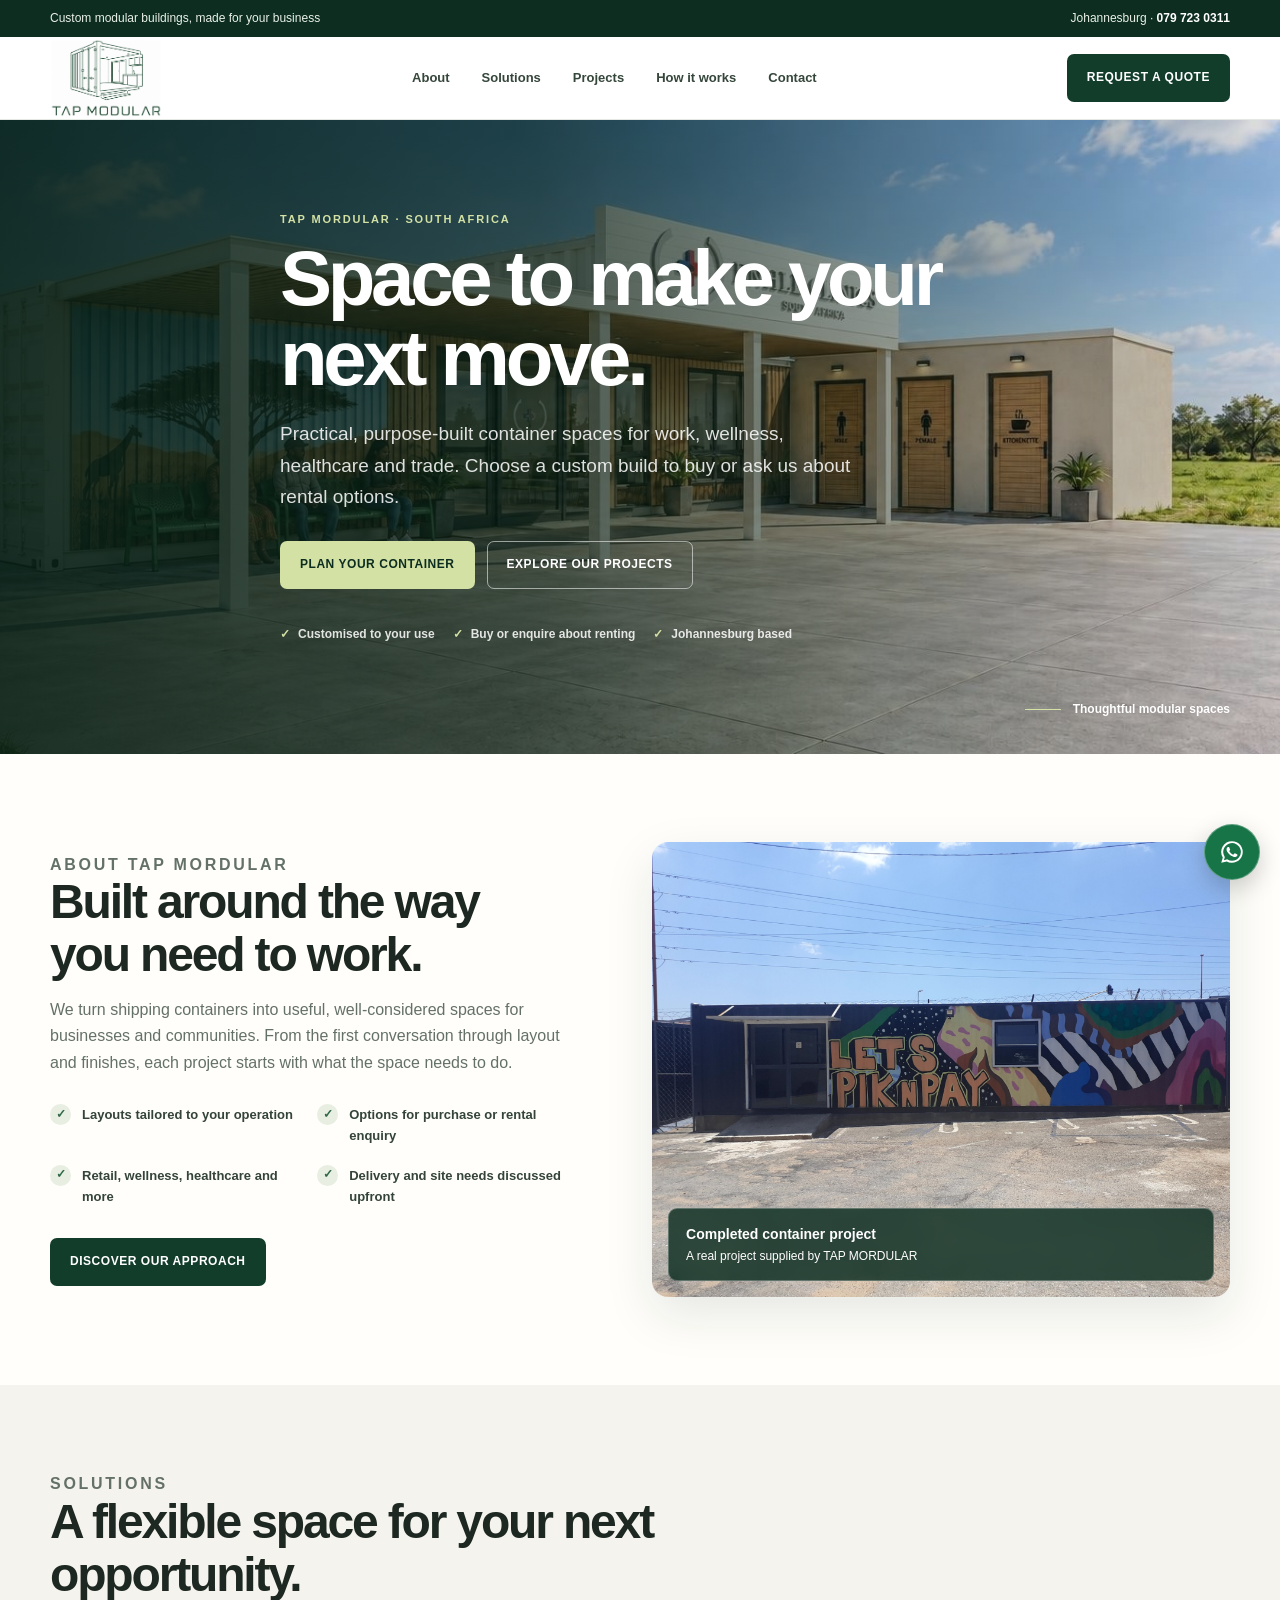
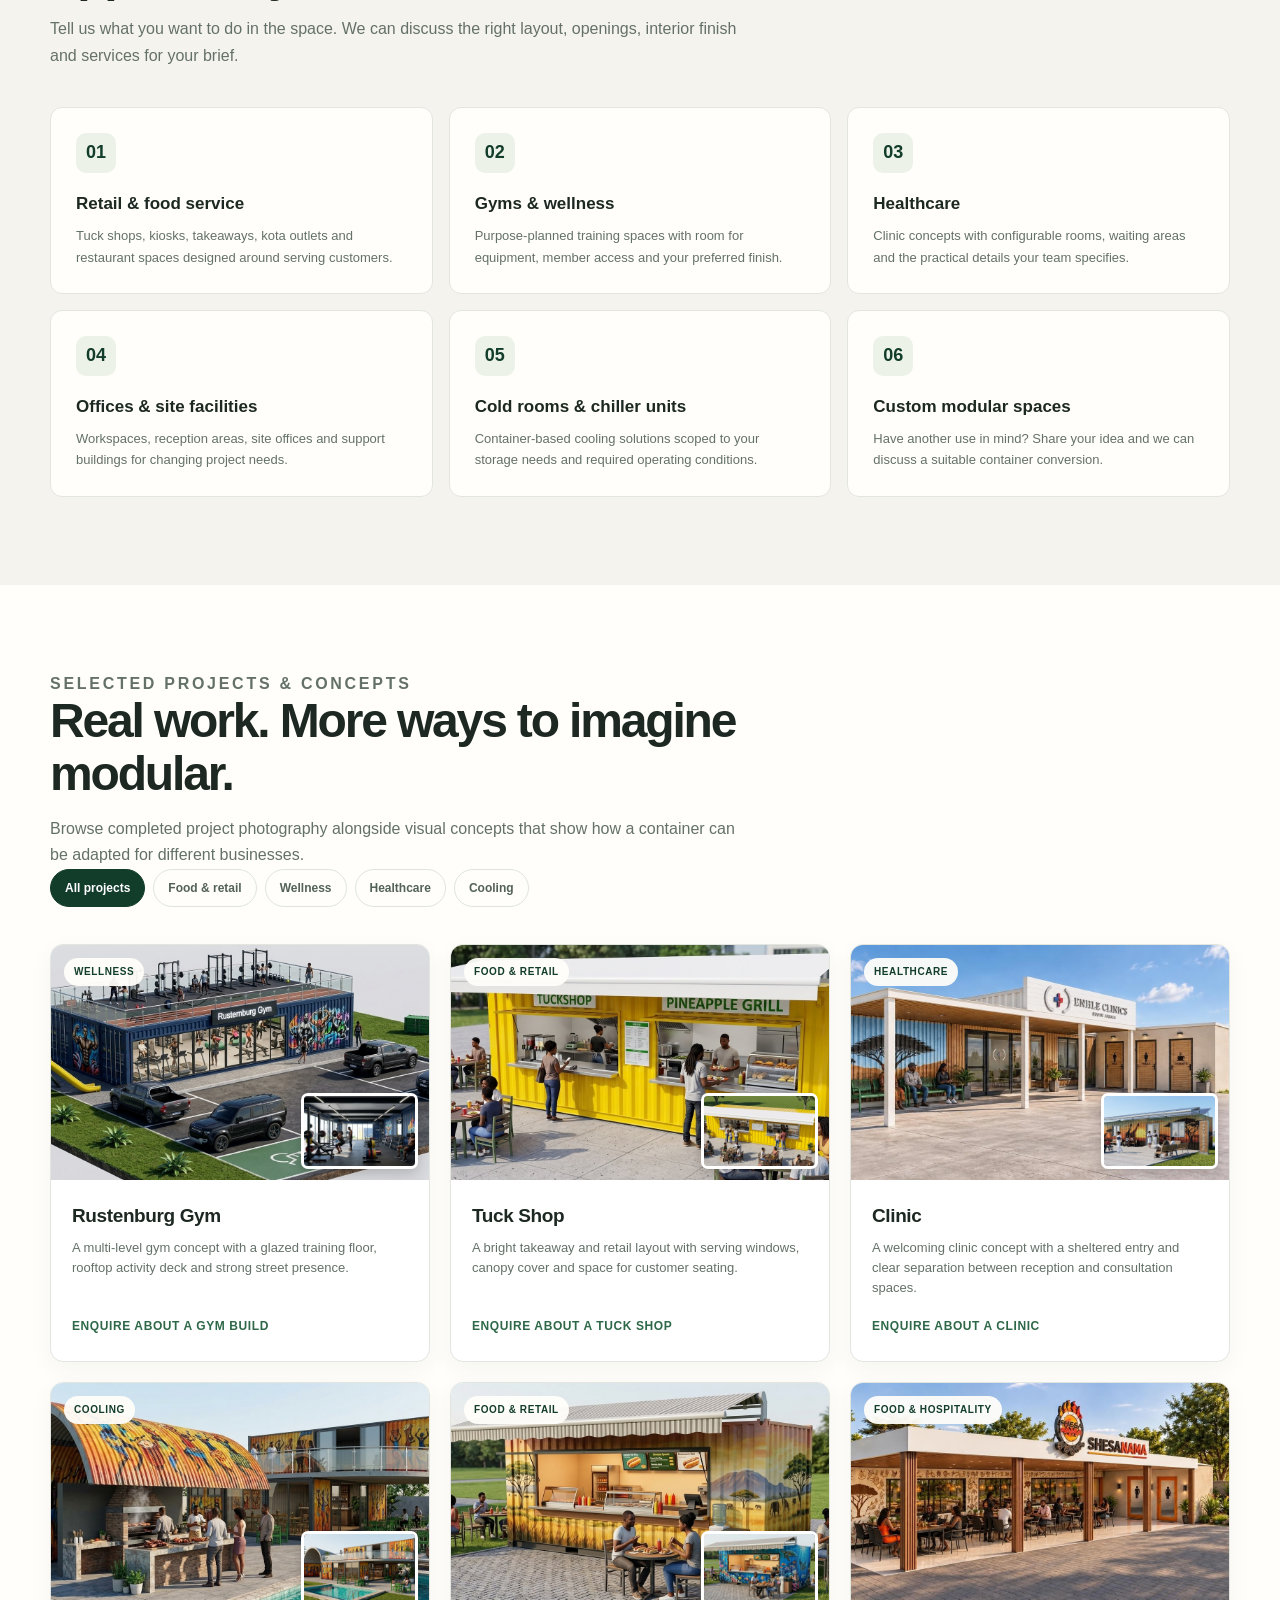
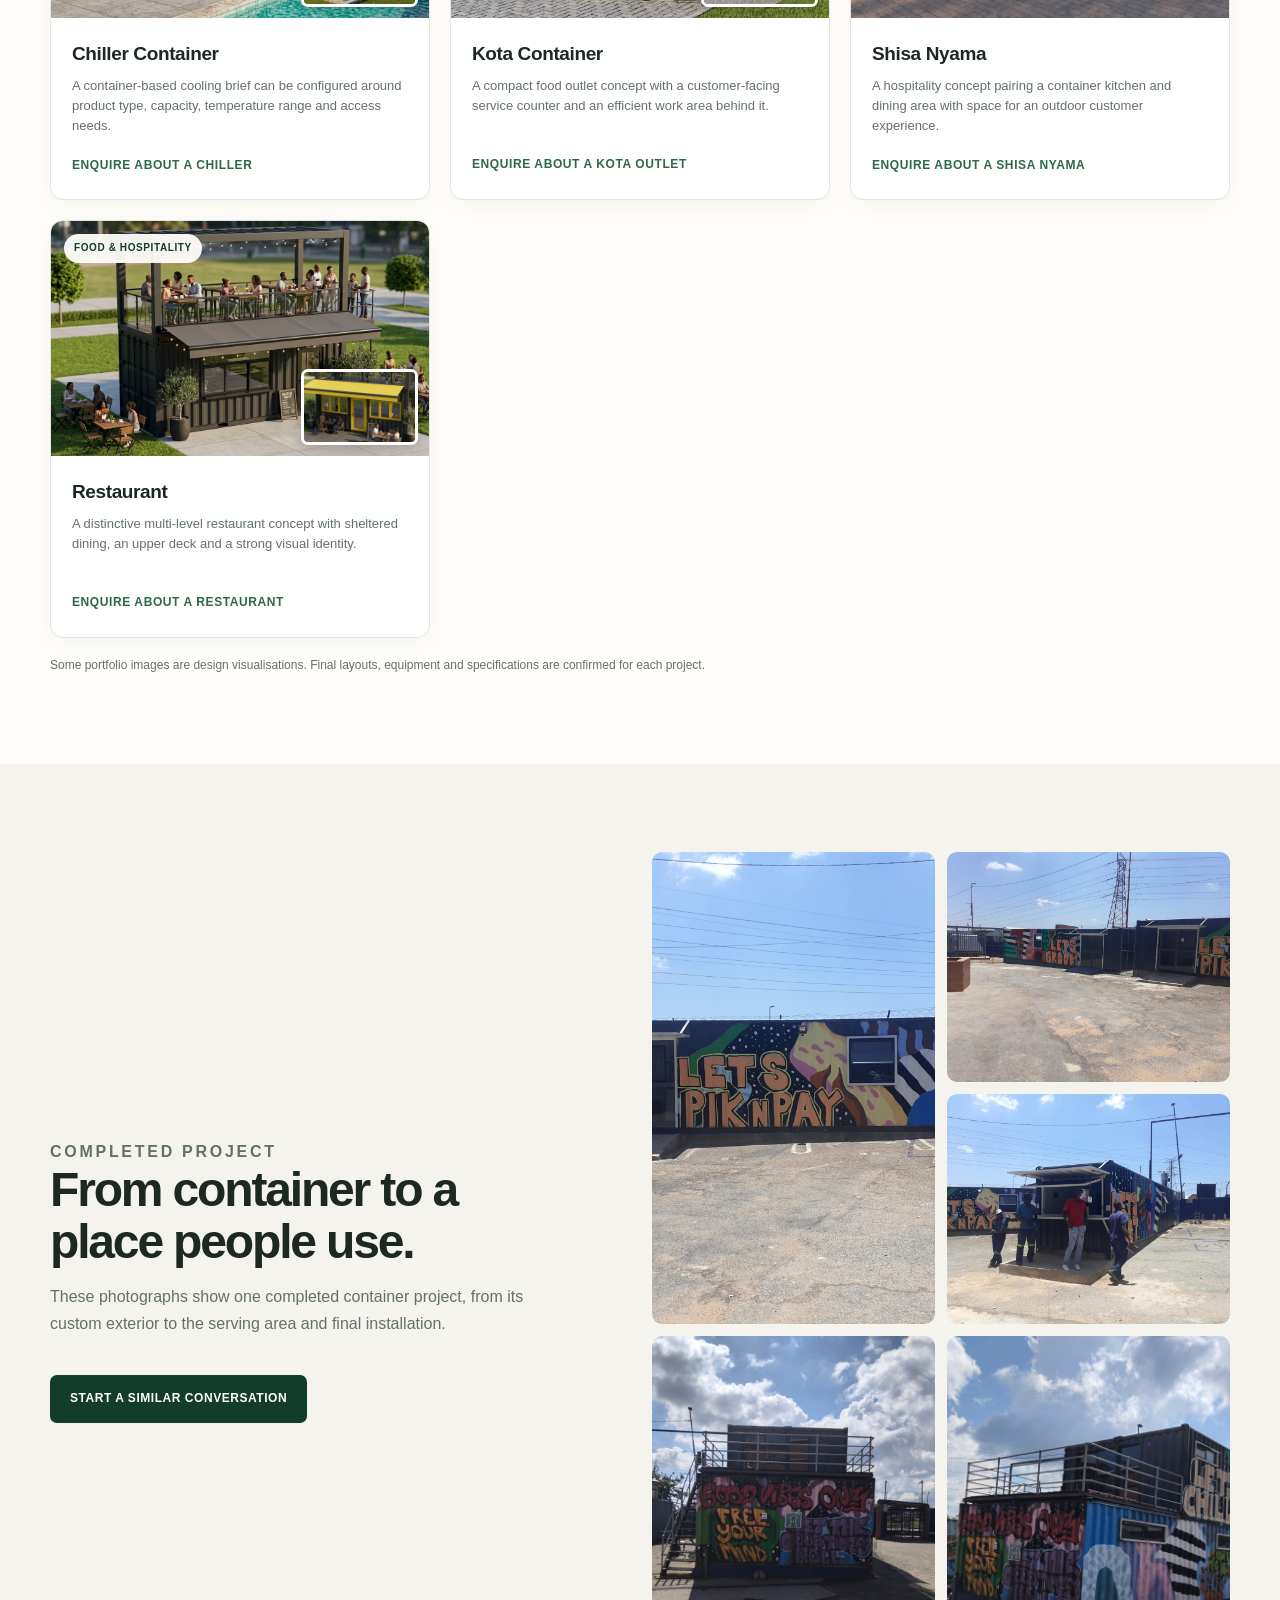
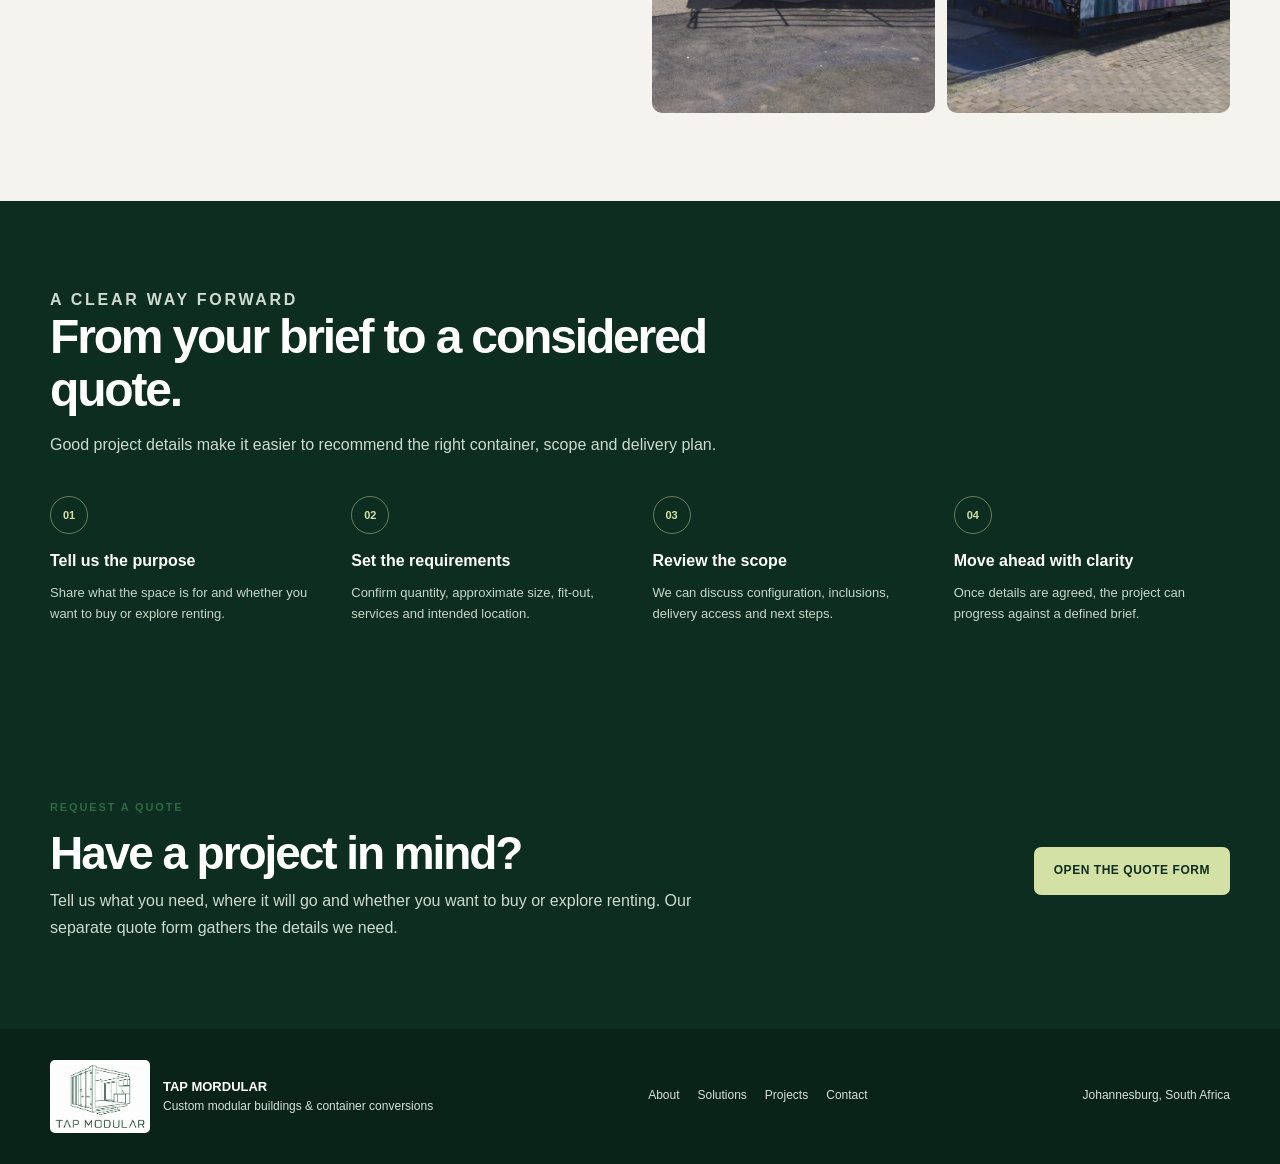
<file: index.html>
<!DOCTYPE html>
<html lang="en-ZA">
<head>
  <meta charset="UTF-8">
  <meta name="viewport" content="width=device-width, initial-scale=1">
  <meta name="theme-color" content="#123d2b">
  <link rel="icon" type="image/svg+xml" href="favicon.svg">
  <title>TAP MORDULAR | Custom Container Buildings to Buy or Rent</title>
  <meta name="description" content="Explore custom container buildings from TAP MORDULAR. We design modular spaces for gyms, clinics, retail, food service and more. Request a buying or rental quote in South Africa.">
  <style>
    :root {
      color-scheme: light;
      --forest: #123d2b;
      --forest-deep: #0c2d20;
      --leaf: #2e6848;
      --lime: #d3e1a4;
      --sand: #f5f3ed;
      --paper: #fffefa;
      --ink: #1c2821;
      --muted: #647168;
      --line: #e2e6df;
      --white: #fff;
      --shadow: 0 18px 50px rgba(13, 43, 29, .1);
      --radius: 16px;
      font-family: "Segoe UI", Arial, Helvetica, sans-serif;
      scroll-behavior: smooth;
      scroll-padding-top: 96px;
    }

    * { box-sizing: border-box; }
    body { margin: 0; color: var(--ink); background: var(--paper); line-height: 1.65; }
    body, button, input, select, textarea { font-family: "Segoe UI", Arial, Helvetica, sans-serif; }
    img { display: block; max-width: 100%; }
    a { color: inherit; text-decoration: none; }
    button, a, input, select, textarea { -webkit-tap-highlight-color: transparent; }
    button:focus-visible, a:focus-visible, input:focus-visible, select:focus-visible, textarea:focus-visible {
      outline: 3px solid #a7c871;
      outline-offset: 3px;
    }
    .wrap { width: min(1180px, calc(100% - 48px)); margin-inline: auto; }
    .topline { color: #eaf1e9; background: var(--forest-deep); font-size: 12px; }
    .topline .wrap { min-height: 37px; display: flex; justify-content: space-between; align-items: center; gap: 14px; }
    .topline a { color: #fff; font-weight: 700; }

    .site-header { position: sticky; inset-block-start: 0; z-index: 20; background: #fff; border-bottom: 1px solid rgba(226, 230, 223, .9); }
    .nav-row { min-height: 82px; display: flex; justify-content: space-between; align-items: center; gap: 28px; }
    .brand { display: inline-flex; align-items: center; gap: 11px; flex: 0 0 auto; }
    .brand-logo { width: 112px; height: auto; flex: 0 0 auto; background: #fff; object-fit: contain; }
    .main-nav { display: flex; align-items: center; gap: clamp(18px, 2.5vw, 34px); font-size: 13px; font-weight: 700; color: #35463b; }
    .main-nav a:hover { color: var(--leaf); }
    .nav-actions { display: flex; align-items: center; gap: 12px; }
    .menu-toggle { display: none; width: 44px; height: 44px; align-items: center; justify-content: center; border: 1px solid var(--line); border-radius: 10px; background: transparent; color: var(--forest); font-size: 22px; cursor: pointer; }

    .button { min-height: 48px; display: inline-flex; align-items: center; justify-content: center; gap: 10px; padding: 12px 19px; border: 1px solid transparent; border-radius: 7px; background: var(--forest); color: var(--white); font-size: 12px; font-weight: 800; letter-spacing: .045em; text-transform: uppercase; transition: background .2s ease, transform .2s ease, border-color .2s ease; cursor: pointer; }
    .button:hover { background: var(--forest-deep); transform: translateY(-1px); }
    .button-light { border-color: rgba(255,255,255,.55); background: transparent; color: #fff; }
    .button-light:hover { background: rgba(255,255,255,.12); }
    .button-lime { background: var(--lime); color: var(--forest-deep); }
    .button-lime:hover { background: #e3edc4; }

    .hero { position: relative; min-height: 620px; display: flex; align-items: center; overflow: hidden; color: #fff; background: var(--forest-deep) url("Assests/render-20260914_172028.jpg") center 48% / cover no-repeat; }
    .hero::before { position: absolute; inset: 0; content: ""; background: linear-gradient(90deg, rgba(7, 31, 20, .9) 0%, rgba(7, 31, 20, .72) 42%, rgba(7, 31, 20, .1) 100%); }
    .hero-content { position: relative; z-index: 1; padding-block: 92px 110px; max-width: 720px; }
    .eyebrow { margin: 0 0 12px; color: var(--leaf); font-size: 11px; font-weight: 900; letter-spacing: .17em; line-height: 1.4; text-transform: uppercase; }
    .hero .eyebrow { color: var(--lime); }
    h1, h2, h3, p { margin-block-start: 0; }
    h1 { max-width: 700px; margin-block-end: 20px; font-size: clamp(44px, 6.7vw, 78px); font-weight: 750; letter-spacing: -.055em; line-height: 1.02; }
    .hero-copy { max-width: 580px; margin-block-end: 28px; color: rgba(255,255,255,.86); font-size: clamp(16px, 2vw, 19px); }
    .hero-buttons { display: flex; flex-wrap: wrap; gap: 12px; }
    .hero-note { display: flex; gap: 18px; flex-wrap: wrap; margin-block-start: 36px; color: rgba(255,255,255,.86); font-size: 12px; font-weight: 700; }
    .hero-note span::before { content: "✓"; margin-inline-end: 8px; color: var(--lime); }
    .hero-stamp { position: absolute; z-index: 1; right: max(24px, calc((100vw - 1180px) / 2)); bottom: 35px; display: flex; align-items: center; gap: 12px; color: #fff; font-size: 12px; font-weight: 700; }
    .hero-stamp::before { width: 36px; height: 1px; content: ""; background: var(--lime); }

    .section { padding-block: 88px; }
    .section-tint { background: var(--sand); }
    .section-dark { color: #fff; background: var(--forest-deep); }
    .section-heading { max-width: 690px; margin-block-end: 38px; }
    .section-heading h2, .about-copy h2 { margin-block-end: 15px; font-size: clamp(32px, 4vw, 48px); letter-spacing: -.045em; line-height: 1.1; }
    .section-heading p, .about-copy p { margin-block-end: 0; color: var(--muted); font-size: 16px; }
    .section-dark .section-heading p { color: #cfdbd0; }

    .about-grid { display: grid; grid-template-columns: .94fr 1.06fr; align-items: center; gap: clamp(42px, 7vw, 90px); }
    .about-copy h2 { max-width: 540px; }
    .about-copy > p { max-width: 550px; }
    .proof-points { display: grid; grid-template-columns: 1fr 1fr; gap: 18px 22px; margin-block: 28px 30px; }
    .proof-point { display: flex; gap: 11px; color: #34443a; font-size: 13px; font-weight: 700; }
    .proof-point::before { flex: 0 0 21px; width: 21px; height: 21px; display: grid; place-items: center; border-radius: 50%; content: "✓"; background: #e8eee1; color: var(--leaf); font-size: 12px; }
    .about-image { position: relative; min-height: 455px; overflow: hidden; border-radius: var(--radius); box-shadow: var(--shadow); }
    .about-image img { width: 100%; height: 100%; min-height: 455px; object-fit: cover; }
    .image-caption { position: absolute; right: 16px; bottom: 16px; left: 16px; padding: 14px 17px; border: 1px solid rgba(255,255,255,.26); border-radius: 9px; background: rgba(12, 45, 32, .82); color: #fff; font-size: 12px; backdrop-filter: blur(8px); }
    .image-caption strong { display: block; font-size: 14px; }

    .services-grid { display: grid; grid-template-columns: repeat(3, 1fr); gap: 16px; }
    .service-card { min-height: 185px; padding: 25px; border: 1px solid var(--line); border-radius: 12px; background: var(--paper); transition: transform .2s ease, box-shadow .2s ease; }
    .service-card:hover { transform: translateY(-3px); box-shadow: var(--shadow); }
    .service-icon { width: 40px; height: 40px; display: grid; place-items: center; margin-block-end: 17px; border-radius: 10px; background: #edf2e8; color: var(--forest); font-size: 18px; font-weight: 800; }
    .service-card h3 { margin-block-end: 7px; font-size: 17px; }
    .service-card p { margin: 0; color: var(--muted); font-size: 13px; }

    .portfolio-heading { display: flex; align-items: end; justify-content: space-between; gap: 24px; }
    .portfolio-heading .section-heading { margin-block-end: 0; }
    .filters { display: flex; flex-wrap: wrap; gap: 8px; margin-block-end: 37px; }
    .filter-button { min-height: 38px; padding: 8px 14px; border: 1px solid #dfe5dc; border-radius: 99px; background: transparent; color: #536258; font-size: 12px; font-weight: 700; cursor: pointer; }
    .filter-button:hover, .filter-button[aria-pressed="true"] { border-color: var(--forest); background: var(--forest); color: #fff; }
    .project-grid { display: grid; grid-template-columns: repeat(3, 1fr); gap: 20px; }
    .project-card { overflow: hidden; border: 1px solid var(--line); border-radius: 13px; background: #fff; box-shadow: 0 7px 25px rgba(13,43,29,.045); }
    .project-card[hidden] { display: none; }
    .project-image { position: relative; height: 235px; overflow: hidden; background: #e8ece5; }
    .project-image img { width: 100%; height: 100%; object-fit: cover; transition: transform .45s ease; }
    .project-card:hover .project-image img { transform: scale(1.035); }
    .project-image .project-secondary { position: absolute; right: 11px; bottom: 11px; width: 31%; height: 76px; border: 3px solid #fff; border-radius: 7px; box-shadow: 0 4px 14px rgba(0,0,0,.2); }
    .project-tag { position: absolute; top: 13px; left: 13px; padding: 6px 10px; border-radius: 99px; background: rgba(255,254,250,.94); color: var(--forest); font-size: 10px; font-weight: 900; letter-spacing: .06em; text-transform: uppercase; }
    .project-details { padding: 20px 21px 22px; }
    .project-details h3 { margin-block-end: 7px; font-size: 19px; letter-spacing: -.02em; }
    .project-details p { min-height: 60px; margin-block-end: 14px; color: var(--muted); font-size: 13px; line-height: 1.55; }
    .project-link { color: var(--leaf); font-size: 12px; font-weight: 900; text-transform: uppercase; letter-spacing: .05em; }
    .project-link:hover { color: var(--forest-deep); }
    .portfolio-footnote { margin-block: 18px 0; color: var(--muted); font-size: 12px; }
    .completed-work { display: grid; grid-template-columns: 1fr 1fr; grid-template-rows: 230px 230px; gap: 12px; }
    .completed-work img { width: 100%; height: 100%; object-fit: cover; border-radius: 10px; }
    .completed-work img:first-child { grid-row: span 2; }

    .process-grid { display: grid; grid-template-columns: repeat(4, 1fr); gap: 25px; counter-reset: step; }
    .process-item { position: relative; padding-block-start: 52px; }
    .process-item::before { position: absolute; top: 0; left: 0; width: 36px; height: 36px; display: grid; place-items: center; border: 1px solid rgba(211,225,164,.45); border-radius: 50%; content: counter(step, decimal-leading-zero); counter-increment: step; color: var(--lime); font-size: 11px; font-weight: 900; }
    .process-item h3 { margin-block-end: 7px; font-size: 16px; }
    .process-item p { margin: 0; color: #c9d6cb; font-size: 13px; }

    .quote-layout { display: grid; grid-template-columns: .77fr 1.23fr; align-items: start; gap: clamp(34px, 6vw, 76px); }
    .quote-section { padding-top: 0; }
    .home-quote-cta { display: flex; align-items: center; justify-content: space-between; gap: 30px; }
    .home-quote-cta h2 { margin-block-end: 10px; font-size: clamp(32px, 4vw, 46px); letter-spacing: -.045em; line-height: 1.1; }
    .home-quote-cta p:last-child { max-width: 650px; margin: 0; color: #cfdbd0; }
    .quote-intro { position: sticky; top: 120px; }
    .quote-intro h2 { margin-block-end: 15px; font-size: clamp(34px, 4.5vw, 52px); letter-spacing: -.05em; line-height: 1.05; }
    .quote-intro > p { color: #c9d6cb; font-size: 15px; }
    .contact-details { display: grid; gap: 14px; margin-block-start: 28px; }
    .contact-details a, .contact-details address { color: #fff; font-size: 13px; font-style: normal; font-weight: 650; }
    .contact-label { display: block; margin-block-end: 2px; color: #a9bdad; font-size: 10px; font-weight: 800; letter-spacing: .11em; text-transform: uppercase; }
    .form-card { padding: clamp(22px, 4vw, 36px); border-radius: 14px; background: var(--paper); color: var(--ink); }
    .form-heading { margin-block-end: 22px; }
    .form-heading h3 { margin-block-end: 5px; font-size: 21px; }
    .form-heading p { margin: 0; color: var(--muted); font-size: 12px; }
    .form-grid { display: grid; grid-template-columns: 1fr 1fr; gap: 15px; }
    .field { display: grid; gap: 6px; }
    .field-full { grid-column: 1 / -1; }
    .field[hidden] { display: none; }
    .field label { color: #35443a; font-size: 11px; font-weight: 800; }
    .field input, .field select, .field textarea { width: 100%; min-height: 46px; padding: 11px 12px; border: 1px solid #dfe4dc; border-radius: 6px; background: #fff; color: var(--ink); font-size: 13px; }
    .field textarea { min-height: 105px; resize: vertical; }
    .field input::placeholder, .field textarea::placeholder { color: #929b93; }
    .form-help { grid-column: 1/-1; margin: -4px 0 0; color: var(--muted); font-size: 11px; }
    .form-grid .button { grid-column: 1 / -1; width: 100%; margin-block-start: 3px; }
    .form-status { min-height: 20px; margin: 0; color: var(--leaf); font-size: 12px; }

    .footer { padding-block: 31px; background: #092319; color: #d8e1d9; font-size: 12px; }
    .footer-row { display: flex; justify-content: space-between; align-items: center; gap: 18px; flex-wrap: wrap; }
    .footer-brand { display: flex; align-items: center; gap: 13px; }
    .footer-brand .brand-logo { width: 100px; height: auto; padding: 4px; border-radius: 5px; background: #fff; }
    .footer-brand strong { display: block; color: #fff; font-size: 13px; }
    .footer-links { display: flex; gap: 18px; flex-wrap: wrap; }
    .footer-links a:hover { color: var(--lime); }
    .whatsapp-float { position: fixed; right: 20px; bottom: 20px; z-index: 15; width: 56px; height: 56px; display: grid; place-items: center; border: 1px solid rgba(255,255,255,.3); border-radius: 50%; background: #167447; color: #fff; box-shadow: 0 8px 24px rgba(0,0,0,.2); }
    .whatsapp-float img { width: 26px; height: 26px; }
    .whatsapp-float:hover { background: #105a36; }

    @media (max-width: 960px) {
      .main-nav { gap: 15px; font-size: 12px; }
      .brand-logo { width: 100px; }
      .nav-actions .button { padding-inline: 13px; }
      .project-grid { grid-template-columns: repeat(2, 1fr); }
      .services-grid { grid-template-columns: repeat(2, 1fr); }
    }
    @media (max-width: 850px) {
      :root { scroll-padding-top: 76px; }
      .wrap { width: min(100% - 36px, 600px); }
      .topline .wrap { min-height: 35px; justify-content: center; text-align: center; }
      .topline span:first-child { display: none; }
      .nav-row { min-height: 70px; gap: 10px; }
      .brand-logo { width: 92px; }
      .menu-toggle { display: inline-flex; order: 3; }
      .nav-actions { margin-inline-start: auto; }
      .nav-actions .button { min-height: 42px; padding: 9px 12px; font-size: 10px; }
      .main-nav { position: absolute; top: calc(100% + 1px); right: 0; left: 0; display: none; align-items: stretch; gap: 0; padding: 8px 18px 16px; border-bottom: 1px solid var(--line); background: var(--paper); box-shadow: 0 12px 20px rgba(13,43,29,.08); }
      .main-nav.is-open { width: 100%; display: flex; flex-flow: column nowrap; align-items: stretch; justify-content: flex-start; }
      .main-nav a { width: 100%; display: block; padding: 12px 0; border-bottom: 1px solid #edf0ea; text-align: left; }
      .main-nav a:last-child { border-bottom: 0; }
      .hero { min-height: 590px; background-position: 55% center; }
      .hero::before { background: linear-gradient(90deg, rgba(7,31,20,.88), rgba(7,31,20,.58)); }
      .hero-content { padding-block: 76px 95px; }
      .hero-stamp { right: 18px; bottom: 22px; }
      .section { padding-block: 66px; }
      .about-grid, .quote-layout { grid-template-columns: 1fr; }
      .home-quote-cta { align-items: flex-start; flex-direction: column; }
      .about-grid { gap: 34px; }
      .about-image, .about-image img { min-height: 340px; }
      .proof-points { gap: 14px; }
      .portfolio-heading { display: block; }
      .filters { margin-block-start: 23px; margin-block-end: 27px; }
      .project-image { height: 205px; }
      .project-details p { min-height: 0; }
      .process-grid { grid-template-columns: repeat(2, 1fr); gap: 28px 20px; }
      .quote-intro { position: static; }
      .quote-layout { gap: 32px; }
      .completed-work { grid-template-rows: 175px 175px; }
    }
    @media (max-width: 520px) {
      .wrap { width: calc(100% - 32px); }
      .nav-actions .button { min-height: 40px; padding-inline: 10px; letter-spacing: 0; }
      .menu-toggle { width: 40px; height: 40px; }
      .brand-logo { width: 88px; }
      .hero { min-height: 570px; }
      h1 { font-size: clamp(42px, 12vw, 58px); }
      .hero-buttons .button { width: 100%; }
      .hero-note { gap: 10px 16px; }
      .services-grid, .project-grid { grid-template-columns: 1fr; }
      .service-card { min-height: auto; }
      .project-image { height: 230px; }
      .proof-points { grid-template-columns: 1fr; }
      .completed-work { grid-template-rows: 180px 140px 140px; grid-template-columns: 1fr 1fr; }
      .completed-work img:first-child { grid-column: 1/-1; grid-row: auto; }
      .process-grid { grid-template-columns: 1fr 1fr; }
      .form-grid { grid-template-columns: 1fr; }
      .field-full, .form-help, .form-grid .button { grid-column: auto; }
      .footer-row { align-items: flex-start; }
      .footer-brand .brand-logo { width: 80px; }
      .footer-links { gap: 13px; }
      .whatsapp-float { right: 12px; bottom: 12px; width: 50px; height: 50px; }
    }
    @media (prefers-reduced-motion: reduce) {
      *, *::before, *::after { scroll-behavior: auto !important; transition-duration: .01ms !important; }
    }
  </style>
</head>
<body>
  <div class="topline">
    <div class="wrap">
      <span>Custom modular buildings, made for your business</span>
      <span>Johannesburg · <a href="tel:+27797230311">079 723 0311</a></span>
    </div>
  </div>
  <header class="site-header">
    <div class="wrap nav-row">
      <a class="brand" href="index.html" aria-label="TAP MORDULAR home">
        <img class="brand-logo" src="tap-modular-logo.jpg" alt="TAP MORDULAR company logo">
      </a>
      <nav class="main-nav" id="main-navigation" aria-label="Main navigation">
        <a href="about.html">About</a>
        <a href="solutions.html">Solutions</a>
        <a href="projects.html">Projects</a>
        <a href="how-it-works.html">How it works</a>
        <a href="contact.html">Contact</a>
      </nav>
      <div class="nav-actions">
        <a class="button" href="quote.html">Request a quote</a>
      </div>
      <button class="menu-toggle" type="button" aria-label="Open navigation menu" aria-controls="main-navigation" aria-expanded="false">☰</button>
    </div>
  </header>

  <main>
    <section class="hero" id="home">
      <div class="wrap hero-content">
        <p class="eyebrow">TAP MORDULAR · South Africa</p>
        <h1>Space to make your next move.</h1>
        <p class="hero-copy">Practical, purpose-built container spaces for work, wellness, healthcare and trade. Choose a custom build to buy or ask us about rental options.</p>
        <div class="hero-buttons">
          <a class="button button-lime" href="quote.html">Plan your container</a>
          <a class="button button-light" href="projects.html">Explore our projects</a>
        </div>
        <div class="hero-note">
          <span>Customised to your use</span>
          <span>Buy or enquire about renting</span>
          <span>Johannesburg based</span>
        </div>
      </div>
      <div class="hero-stamp">Thoughtful modular spaces</div>
    </section>

    <section class="section" id="about">
      <div class="wrap about-grid">
        <div class="about-copy">
          <p class="eyebrow">About TAP MORDULAR</p>
          <h2>Built around the way you need to work.</h2>
          <p>We turn shipping containers into useful, well-considered spaces for businesses and communities. From the first conversation through layout and finishes, each project starts with what the space needs to do.</p>
          <div class="proof-points">
            <div class="proof-point">Layouts tailored to your operation</div>
            <div class="proof-point">Options for purchase or rental enquiry</div>
            <div class="proof-point">Retail, wellness, healthcare and more</div>
            <div class="proof-point">Delivery and site needs discussed upfront</div>
          </div>
          <a class="button" href="about.html">Discover our approach</a>
        </div>
        <div class="about-image">
          <img src="completed-container-project.jpg" alt="Completed modular container project with custom exterior artwork" loading="lazy">
          <div class="image-caption"><strong>Completed container project</strong>A real project supplied by TAP MORDULAR</div>
        </div>
      </div>
    </section>

    <section class="section section-tint" id="solutions">
      <div class="wrap">
        <div class="section-heading">
          <p class="eyebrow">Solutions</p>
          <h2>A flexible space for your next opportunity.</h2>
          <p>Tell us what you want to do in the space. We can discuss the right layout, openings, interior finish and services for your brief.</p>
        </div>
        <div class="services-grid">
          <article class="service-card"><div class="service-icon" aria-hidden="true">01</div><h3>Retail &amp; food service</h3><p>Tuck shops, kiosks, takeaways, kota outlets and restaurant spaces designed around serving customers.</p></article>
          <article class="service-card"><div class="service-icon" aria-hidden="true">02</div><h3>Gyms &amp; wellness</h3><p>Purpose-planned training spaces with room for equipment, member access and your preferred finish.</p></article>
          <article class="service-card"><div class="service-icon" aria-hidden="true">03</div><h3>Healthcare</h3><p>Clinic concepts with configurable rooms, waiting areas and the practical details your team specifies.</p></article>
          <article class="service-card"><div class="service-icon" aria-hidden="true">04</div><h3>Offices &amp; site facilities</h3><p>Workspaces, reception areas, site offices and support buildings for changing project needs.</p></article>
          <article class="service-card"><div class="service-icon" aria-hidden="true">05</div><h3>Cold rooms &amp; chiller units</h3><p>Container-based cooling solutions scoped to your storage needs and required operating conditions.</p></article>
          <article class="service-card"><div class="service-icon" aria-hidden="true">06</div><h3>Custom modular spaces</h3><p>Have another use in mind? Share your idea and we can discuss a suitable container conversion.</p></article>
        </div>
      </div>
    </section>

    <section class="section" id="projects">
      <div class="wrap">
        <div class="portfolio-heading">
          <div class="section-heading">
            <p class="eyebrow">Selected projects &amp; concepts</p>
            <h2>Real work. More ways to imagine modular.</h2>
            <p>Browse completed project photography alongside visual concepts that show how a container can be adapted for different businesses.</p>
          </div>
        </div>
        <div class="filters" role="group" aria-label="Filter projects">
          <button class="filter-button" type="button" data-filter="all" aria-pressed="true">All projects</button>
          <button class="filter-button" type="button" data-filter="food" aria-pressed="false">Food &amp; retail</button>
          <button class="filter-button" type="button" data-filter="wellness" aria-pressed="false">Wellness</button>
          <button class="filter-button" type="button" data-filter="health" aria-pressed="false">Healthcare</button>
          <button class="filter-button" type="button" data-filter="cooling" aria-pressed="false">Cooling</button>
        </div>
        <div class="project-grid" id="project-grid">
          <article class="project-card" data-category="wellness">
            <div class="project-image"><img src="Assests/rusternburg gym 2.jpg" alt="Exterior concept for a Rustenburg modular gym with rooftop training area" loading="lazy"><img class="project-secondary" src="Assests/Rusternburg gym 1.jpg" alt="Interior gym layout concept with training equipment" loading="lazy"><span class="project-tag">Wellness</span></div>
            <div class="project-details"><h3>Rustenburg Gym</h3><p>A multi-level gym concept with a glazed training floor, rooftop activity deck and strong street presence.</p><a class="project-link" href="quote.html?project=Gym%20%2F%20wellness" data-project-type="Gym / wellness">Enquire about a gym build</a></div>
          </article>
          <article class="project-card" data-category="food">
            <div class="project-image"><img src="Assests/Tuck shop 2.jpg" alt="Yellow container tuck shop concept with service counters and customer seating" loading="lazy"><img class="project-secondary" src="Assests/tuckshop 1.jpg" alt="Second view of a container tuck shop and customer counter" loading="lazy"><span class="project-tag">Food &amp; retail</span></div>
            <div class="project-details"><h3>Tuck Shop</h3><p>A bright takeaway and retail layout with serving windows, canopy cover and space for customer seating.</p><a class="project-link" href="quote.html?project=Tuck%20shop%20%2F%20retail" data-project-type="Tuck shop / retail">Enquire about a tuck shop</a></div>
          </article>
          <article class="project-card" data-category="health">
            <div class="project-image"><img src="Assests/render-20260914_172028.jpg" alt="Modular clinic concept with covered entrance and welcoming waiting area" loading="lazy"><img class="project-secondary" src="Assests/render-20260908_223243.jpg" alt="Additional clinic concept showing modular healthcare facilities" loading="lazy"><span class="project-tag">Healthcare</span></div>
            <div class="project-details"><h3>Clinic</h3><p>A welcoming clinic concept with a sheltered entry and clear separation between reception and consultation spaces.</p><a class="project-link" href="quote.html?project=Clinic%20%2F%20healthcare" data-project-type="Clinic / healthcare">Enquire about a clinic</a></div>
          </article>
          <article class="project-card" data-category="cooling">
            <div class="project-image"><img src="Assests/render-20260909_210150.jpg.jpg" alt="Container concept supplied for the chiller project" loading="lazy"><img class="project-secondary" src="Assests/render-20260909_205859.jpg" alt="Alternate view supplied for the chiller container project" loading="lazy"><span class="project-tag">Cooling</span></div>
            <div class="project-details"><h3>Chiller Container</h3><p>A container-based cooling brief can be configured around product type, capacity, temperature range and access needs.</p><a class="project-link" href="quote.html?project=Chiller%20%2F%20cold%20storage" data-project-type="Chiller / cold storage">Enquire about a chiller</a></div>
          </article>
          <article class="project-card" data-category="food">
            <div class="project-image"><img src="Assests/render-20260908_174900.jpg" alt="Container-based kota outlet concept with dedicated customer service opening" loading="lazy"><img class="project-secondary" src="Assests/render-20260908_175126.jpg" alt="Second view of a container kota outlet concept" loading="lazy"><span class="project-tag">Food &amp; retail</span></div>
            <div class="project-details"><h3>Kota Container</h3><p>A compact food outlet concept with a customer-facing service counter and an efficient work area behind it.</p><a class="project-link" href="quote.html?project=Kota%20%2F%20takeaway%20outlet" data-project-type="Kota / takeaway outlet">Enquire about a kota outlet</a></div>
          </article>
          <article class="project-card" data-category="food">
            <div class="project-image"><img src="Assests/bbaf3a1c-5eac-4e81-9e2d-7e6bc09a01a6-1794557081299-0.jpg" alt="Shisa nyama container restaurant concept with covered outdoor dining" loading="lazy"><span class="project-tag">Food &amp; hospitality</span></div>
            <div class="project-details"><h3>Shisa Nyama</h3><p>A hospitality concept pairing a container kitchen and dining area with space for an outdoor customer experience.</p><a class="project-link" href="quote.html?project=Shisa%20nyama%20%2F%20restaurant" data-project-type="Shisa nyama / restaurant">Enquire about a shisa nyama</a></div>
          </article>
          <article class="project-card" data-category="food">
            <div class="project-image"><img src="Assests/Porche 2.jpg" alt="Two-storey modular restaurant concept with covered dining and upper-level seating" loading="lazy"><img class="project-secondary" src="Assests/Porche 3.jpg" alt="Alternate view of a two-storey container restaurant with outdoor seating" loading="lazy"><span class="project-tag">Food &amp; hospitality</span></div>
            <div class="project-details"><h3>Restaurant</h3><p>A distinctive multi-level restaurant concept with sheltered dining, an upper deck and a strong visual identity.</p><a class="project-link" href="quote.html?project=Shisa%20nyama%20%2F%20restaurant" data-project-type="Shisa nyama / restaurant">Enquire about a restaurant</a></div>
          </article>
        </div>
        <p class="portfolio-footnote">Some portfolio images are design visualisations. Final layouts, equipment and specifications are confirmed for each project.</p>
      </div>
    </section>

    <section class="section section-tint">
      <div class="wrap about-grid">
        <div>
          <div class="section-heading">
            <p class="eyebrow">Completed project</p>
            <h2>From container to a place people use.</h2>
            <p>These photographs show one completed container project, from its custom exterior to the serving area and final installation.</p>
          </div>
          <a class="button" href="quote.html">Start a similar conversation</a>
        </div>
        <div class="completed-work" aria-label="Photographs of one completed container project">
          <img src="completed-container-project.jpg" alt="Completed container project exterior with colourful custom artwork" loading="lazy">
          <img src="Assests/20201202_120141.jpg" alt="Completed project container from the front" loading="lazy">
          <img src="Assests/20201202_120206.jpg" alt="Completed project container serving counter and canopy" loading="lazy">
          <img src="Assests/IMG_20260504_114641.jpg" alt="Completed project container side view" loading="lazy">
          <img src="Assests/IMG_20260504_114659.jpg" alt="Completed project container with custom exterior artwork" loading="lazy">
        </div>
      </div>
    </section>

    <section class="section section-dark" id="process">
      <div class="wrap">
        <div class="section-heading">
          <p class="eyebrow">A clear way forward</p>
          <h2>From your brief to a considered quote.</h2>
          <p>Good project details make it easier to recommend the right container, scope and delivery plan.</p>
        </div>
        <div class="process-grid">
          <article class="process-item"><h3>Tell us the purpose</h3><p>Share what the space is for and whether you want to buy or explore renting.</p></article>
          <article class="process-item"><h3>Set the requirements</h3><p>Confirm quantity, approximate size, fit-out, services and intended location.</p></article>
          <article class="process-item"><h3>Review the scope</h3><p>We can discuss configuration, inclusions, delivery access and next steps.</p></article>
          <article class="process-item"><h3>Move ahead with clarity</h3><p>Once details are agreed, the project can progress against a defined brief.</p></article>
        </div>
      </div>
    </section>

    <section class="section section-dark">
      <div class="wrap home-quote-cta">
        <div>
          <p class="eyebrow">Request a quote</p>
          <h2>Have a project in mind?</h2>
          <p>Tell us what you need, where it will go and whether you want to buy or explore renting. Our separate quote form gathers the details we need.</p>
        </div>
        <a class="button button-lime" href="quote.html">Open the quote form</a>
      </div>
    </section>
  </main>

  <footer class="footer">
    <div class="wrap footer-row">
      <div class="footer-brand">
        <img class="brand-logo" src="tap-modular-logo.jpg" alt="" loading="lazy">
        <div><strong>TAP MORDULAR</strong>Custom modular buildings &amp; container conversions</div>
      </div>
      <div class="footer-links">
        <a href="about.html">About</a><a href="solutions.html">Solutions</a><a href="projects.html">Projects</a><a href="contact.html">Contact</a>
      </div>
      <span>Johannesburg, South Africa</span>
    </div>
  </footer>
  <a class="whatsapp-float" href="https://wa.me/27797230311?text=Hello%20TAP%20MORDULAR%2C%20I%20would%20like%20to%20discuss%20a%20container%20project." target="_blank" rel="noopener noreferrer" aria-label="Chat with TAP MORDULAR on WhatsApp"><img src="whatsapp-icon.svg" alt=""></a>
  <script src="site.js" defer></script>
</body>
</html>
</file>
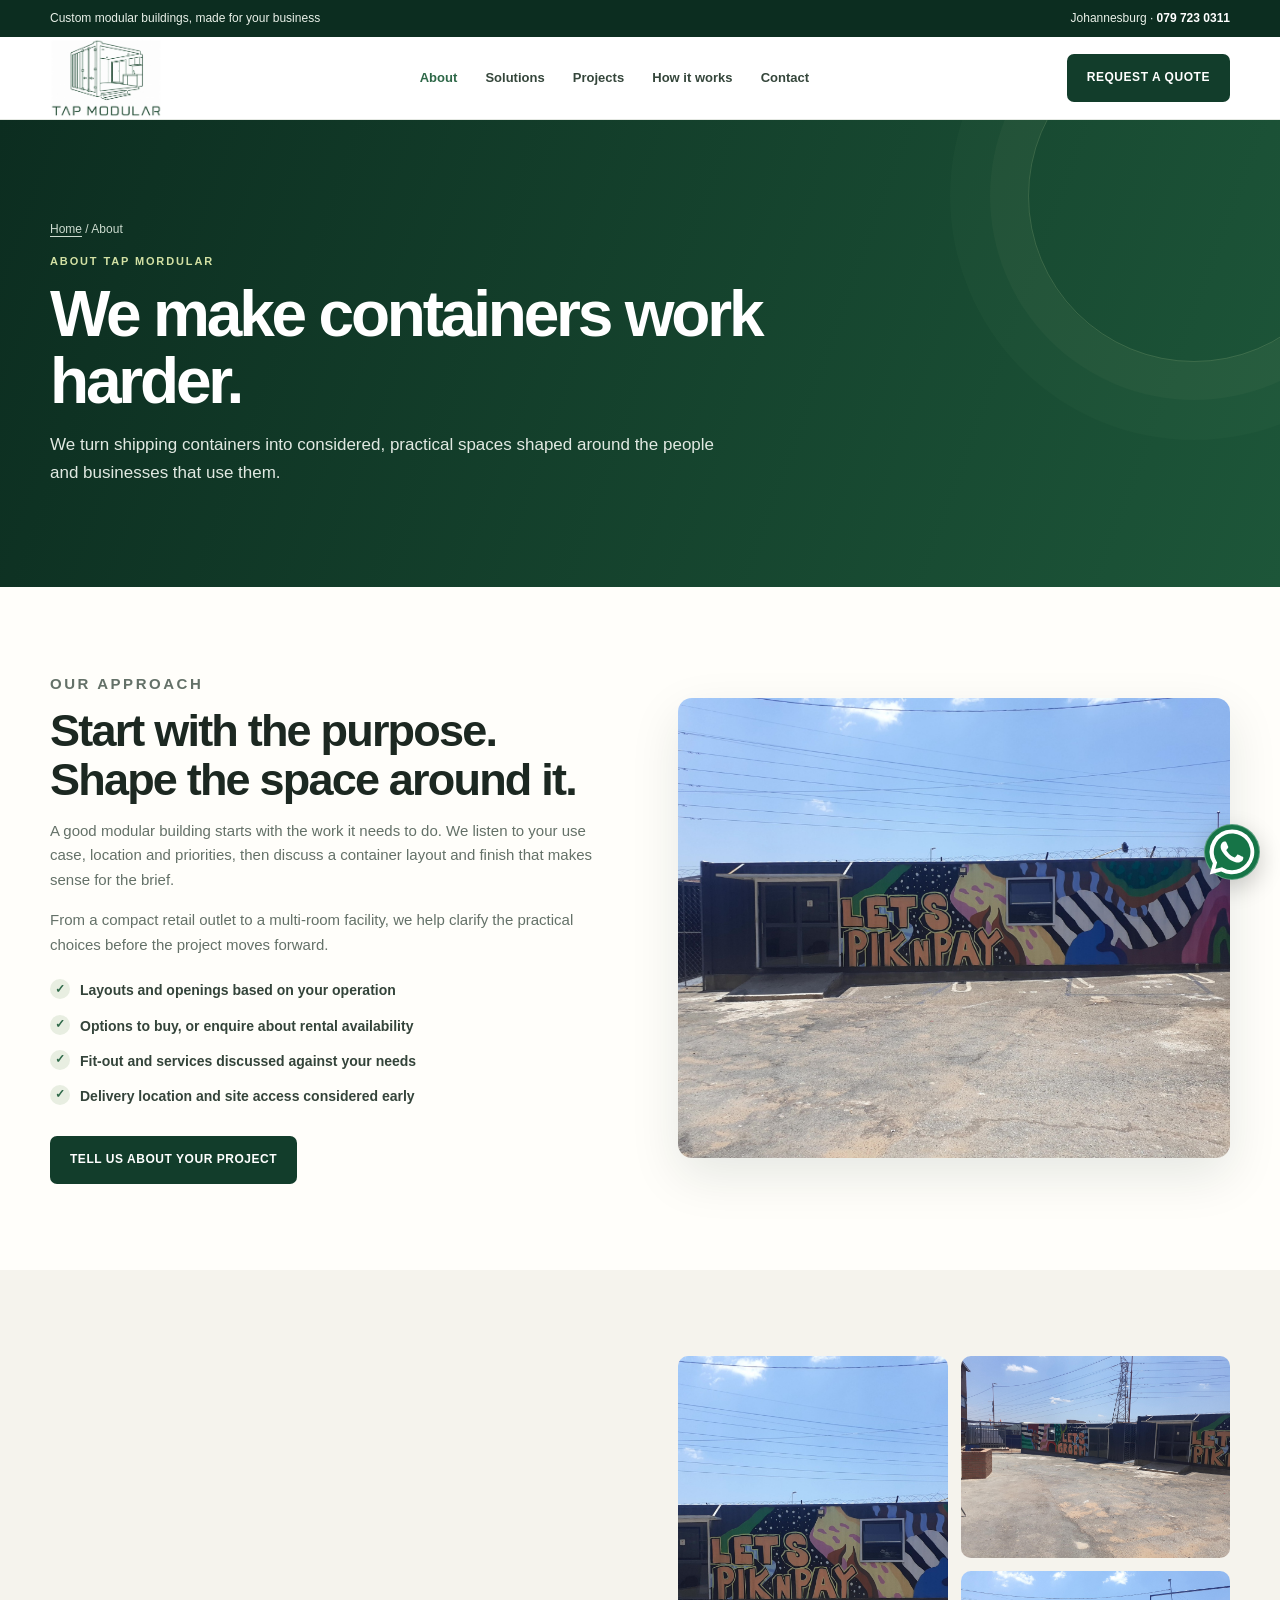
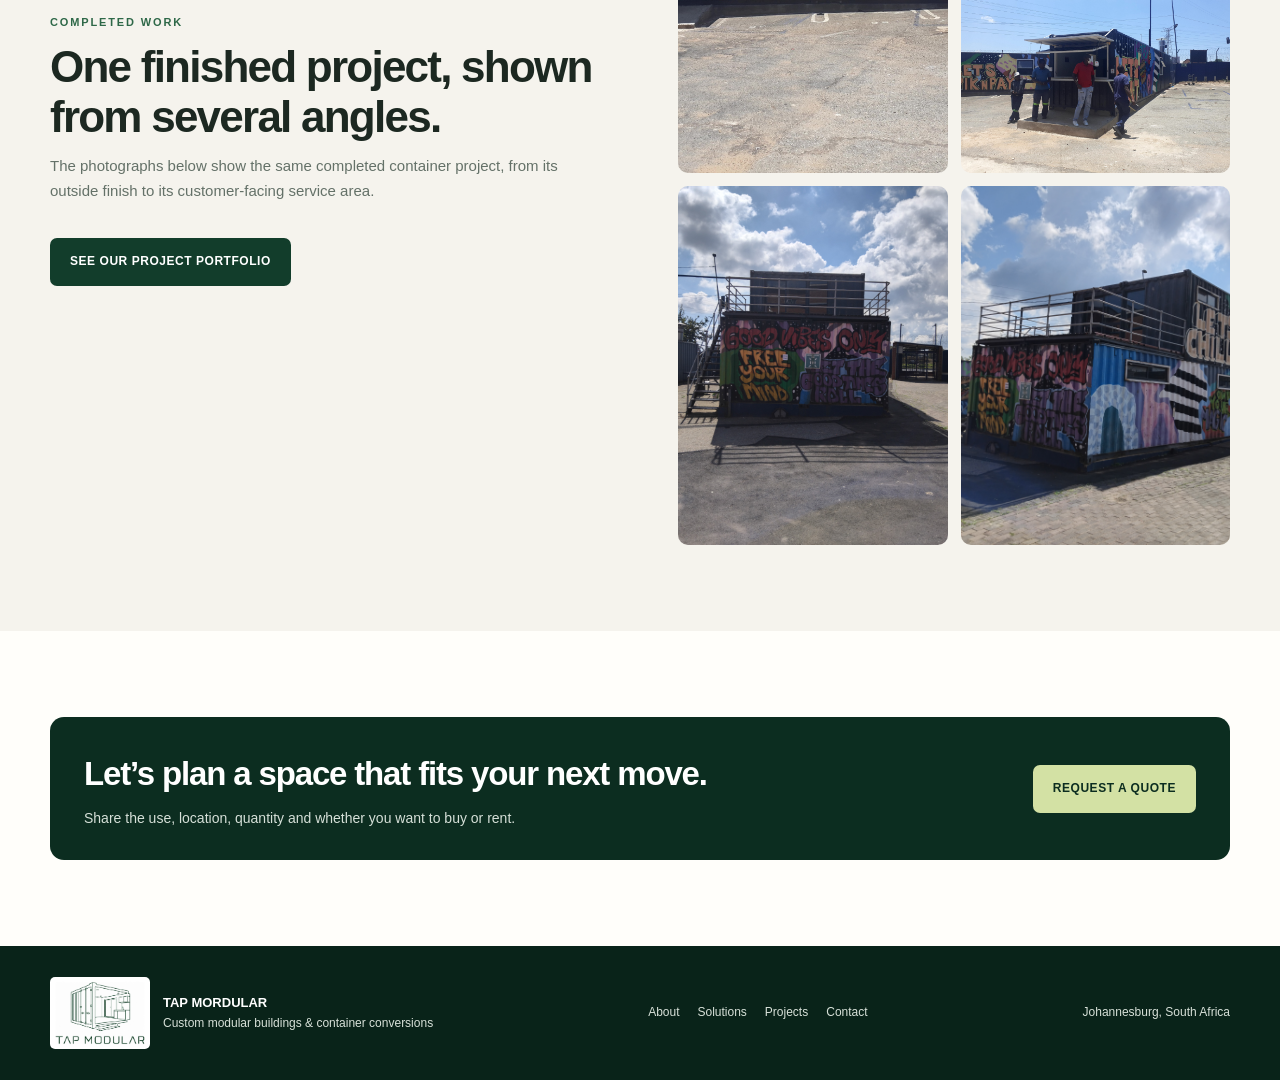
<file: about.html>
<!DOCTYPE html>
<html lang="en-ZA">
<head>
  <meta charset="UTF-8">
  <meta name="viewport" content="width=device-width, initial-scale=1">
  <meta name="theme-color" content="#123d2b">
  <link rel="icon" type="image/svg+xml" href="favicon.svg">
  <title>About | TAP MORDULAR</title>
  <meta name="description" content="Meet TAP MORDULAR and see how we approach custom container conversions and modular spaces in South Africa.">
  <link rel="stylesheet" href="site.css">
</head>
<body>
  <div class="topline"><div class="wrap"><span>Custom modular buildings, made for your business</span><span>Johannesburg · <a href="tel:+27797230311">079 723 0311</a></span></div></div>
  <header class="site-header"><div class="wrap nav-row">
    <a class="brand" href="index.html" aria-label="TAP MORDULAR home"><img class="brand-logo" src="tap-modular-logo.jpg" alt="TAP MORDULAR company logo"></a>
    <nav class="main-nav" id="main-navigation" aria-label="Main navigation">
      <a href="about.html" aria-current="page">About</a><a href="solutions.html">Solutions</a><a href="projects.html">Projects</a><a href="how-it-works.html">How it works</a><a href="contact.html">Contact</a>
    </nav>
    <div class="nav-actions"><a class="button" href="quote.html">Request a quote</a></div>
    <button class="menu-toggle" type="button" aria-label="Open navigation menu" aria-controls="main-navigation" aria-expanded="false">☰</button>
  </div></header>
  <main>
    <section class="page-banner"><div class="wrap">
      <p class="breadcrumbs"><a href="index.html">Home</a> / About</p>
      <p class="eyebrow">About TAP MORDULAR</p>
      <h1>We make containers work harder.</h1>
      <p>We turn shipping containers into considered, practical spaces shaped around the people and businesses that use them.</p>
    </div></section>
    <section class="page-main"><div class="wrap split-layout">
      <div class="feature-copy">
        <p class="eyebrow">Our approach</p>
        <h2>Start with the purpose. Shape the space around it.</h2>
        <p>A good modular building starts with the work it needs to do. We listen to your use case, location and priorities, then discuss a container layout and finish that makes sense for the brief.</p>
        <p>From a compact retail outlet to a multi-room facility, we help clarify the practical choices before the project moves forward.</p>
        <ul class="check-list">
          <li>Layouts and openings based on your operation</li>
          <li>Options to buy, or enquire about rental availability</li>
          <li>Fit-out and services discussed against your needs</li>
          <li>Delivery location and site access considered early</li>
        </ul>
        <a class="button" href="quote.html">Tell us about your project</a>
      </div>
      <img class="feature-image" src="completed-container-project.jpg" alt="Completed custom container project with colourful exterior artwork" loading="lazy">
    </div></section>
    <section class="section-tint"><div class="wrap page-main split-layout">
      <div>
        <div class="section-heading">
          <p class="eyebrow">Completed work</p>
          <h2>One finished project, shown from several angles.</h2>
          <p>The photographs below show the same completed container project, from its outside finish to its customer-facing service area.</p>
        </div>
        <a class="button" href="projects.html">See our project portfolio</a>
      </div>
      <div class="gallery-grid" aria-label="Photos of one completed container project">
        <img src="completed-container-project.jpg" alt="Exterior of the completed container project" loading="lazy">
        <img src="Assests/20201202_120141.jpg" alt="Front view of the completed container" loading="lazy">
        <img src="Assests/20201202_120206.jpg" alt="Completed container with its serving counter open" loading="lazy">
        <img src="Assests/IMG_20260504_114641.jpg" alt="Side view of the finished container project" loading="lazy">
        <img src="Assests/IMG_20260504_114659.jpg" alt="Exterior detail of the completed project" loading="lazy">
      </div>
    </div></section>
    <section class="page-main"><div class="wrap cta-panel">
      <div><h2>Let’s plan a space that fits your next move.</h2><p>Share the use, location, quantity and whether you want to buy or rent.</p></div>
      <a class="button button-lime" href="quote.html">Request a quote</a>
    </div></section>
  </main>
  <footer class="footer"><div class="wrap footer-row">
    <div class="footer-brand"><img class="brand-logo" src="tap-modular-logo.jpg" alt=""><div><strong>TAP MORDULAR</strong>Custom modular buildings &amp; container conversions</div></div>
    <div class="footer-links"><a href="about.html">About</a><a href="solutions.html">Solutions</a><a href="projects.html">Projects</a><a href="contact.html">Contact</a></div>
    <span>Johannesburg, South Africa</span>
  </div></footer>
  <a class="whatsapp-float" href="https://wa.me/27797230311?text=Hello%20TAP%20MORDULAR%2C%20I%20would%20like%20to%20discuss%20a%20container%20project." target="_blank" rel="noopener noreferrer" aria-label="Chat with TAP MORDULAR on WhatsApp"><img src="whatsapp-icon.svg" alt=""></a>
  <script src="site.js" defer></script>
</body>
</html>
</file>
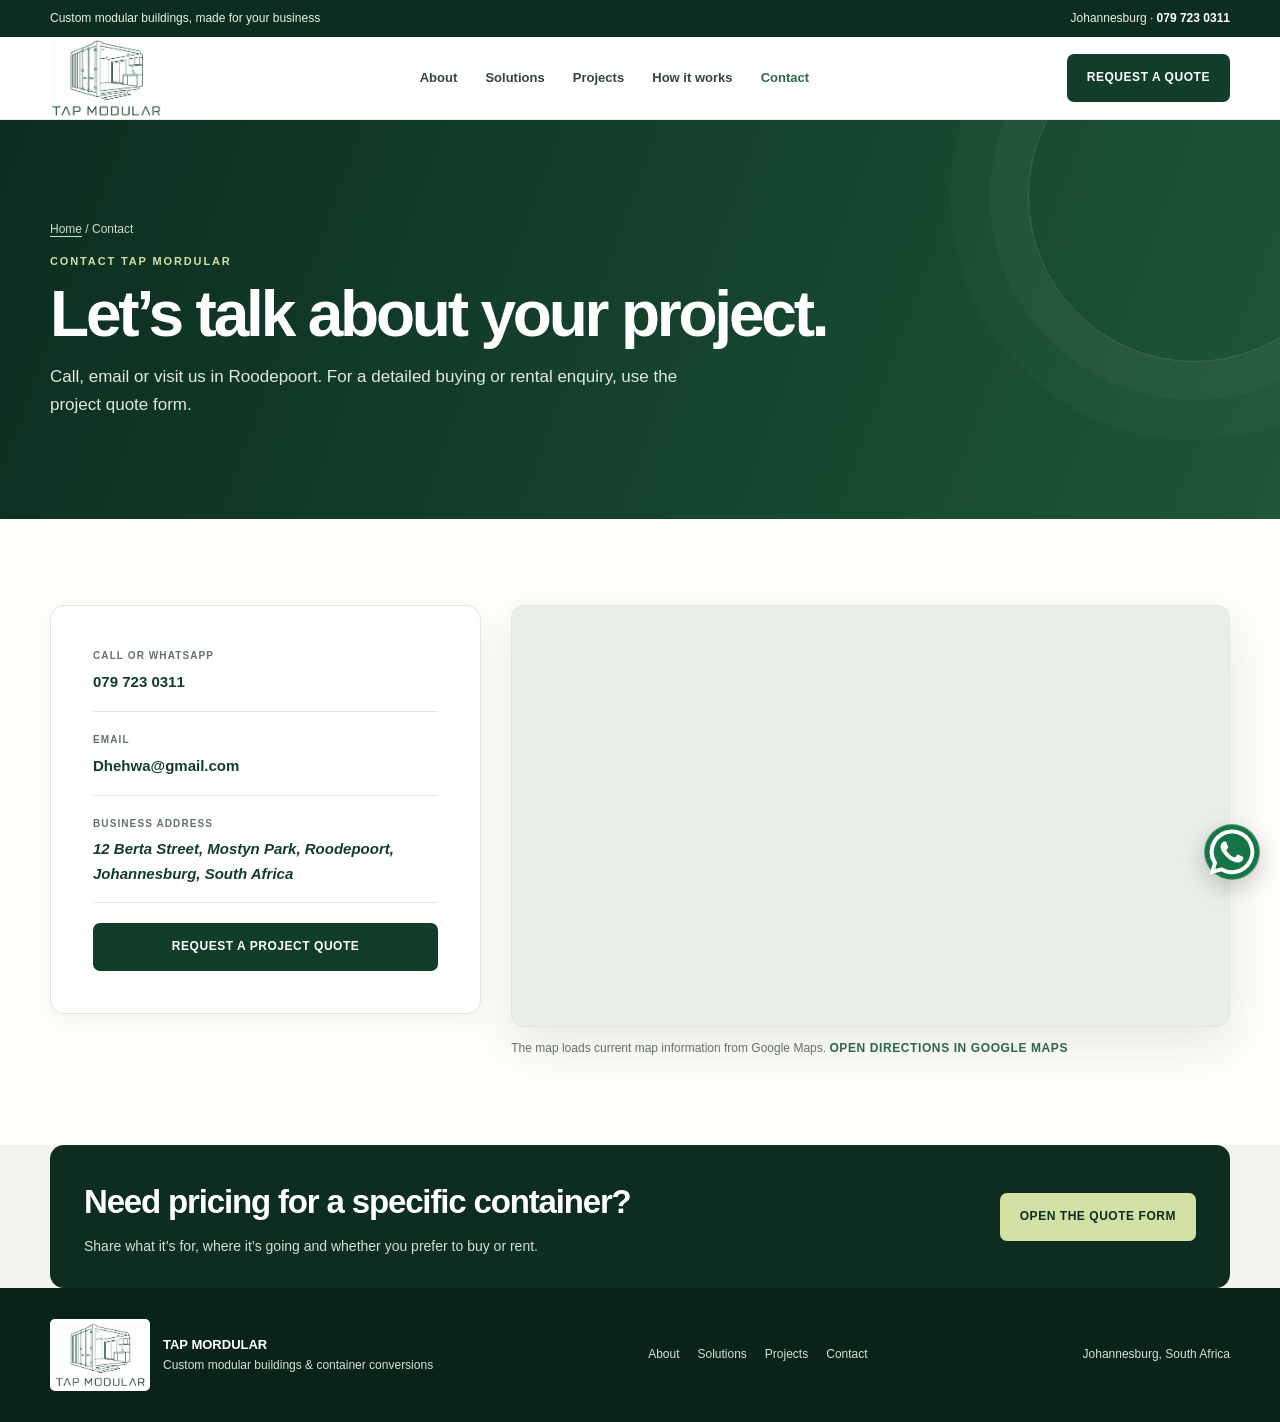
<file: contact.html>
<!DOCTYPE html>
<html lang="en-ZA">
<head>
  <meta charset="UTF-8">
  <meta name="viewport" content="width=device-width, initial-scale=1">
  <meta name="theme-color" content="#123d2b">
  <link rel="icon" type="image/svg+xml" href="favicon.svg">
  <title>Contact | TAP MORDULAR</title>
  <meta name="description" content="Contact TAP MORDULAR in Roodepoort, Johannesburg. Call 079 723 0311 or email Dhehwa@gmail.com. Find the business on the interactive map.">
  <link rel="stylesheet" href="site.css">
</head>
<body>
  <div class="topline"><div class="wrap"><span>Custom modular buildings, made for your business</span><span>Johannesburg · <a href="tel:+27797230311">079 723 0311</a></span></div></div>
  <header class="site-header"><div class="wrap nav-row">
    <a class="brand" href="index.html" aria-label="TAP MORDULAR home"><img class="brand-logo" src="tap-modular-logo.jpg" alt="TAP MORDULAR company logo"></a>
    <nav class="main-nav" id="main-navigation" aria-label="Main navigation">
      <a href="about.html">About</a><a href="solutions.html">Solutions</a><a href="projects.html">Projects</a><a href="how-it-works.html">How it works</a><a href="contact.html" aria-current="page">Contact</a>
    </nav>
    <div class="nav-actions"><a class="button" href="quote.html">Request a quote</a></div>
    <button class="menu-toggle" type="button" aria-label="Open navigation menu" aria-controls="main-navigation" aria-expanded="false">☰</button>
  </div></header>
  <main>
    <section class="page-banner"><div class="wrap">
      <p class="breadcrumbs"><a href="index.html">Home</a> / Contact</p>
      <p class="eyebrow">Contact TAP MORDULAR</p>
      <h1>Let’s talk about your project.</h1>
      <p>Call, email or visit us in Roodepoort. For a detailed buying or rental enquiry, use the project quote form.</p>
    </div></section>
    <section class="page-main"><div class="wrap contact-grid">
      <div class="section-panel contact-card">
        <div class="contact-item"><span class="contact-label">Call or WhatsApp</span><a class="contact-value" href="tel:+27797230311">079 723 0311</a></div>
        <div class="contact-item"><span class="contact-label">Email</span><a class="contact-value" href="mailto:Dhehwa@gmail.com">Dhehwa@gmail.com</a></div>
        <div class="contact-item"><span class="contact-label">Business address</span><address class="contact-value">12 Berta Street, Mostyn Park, Roodepoort, Johannesburg, South Africa</address></div>
        <a class="button" href="quote.html">Request a project quote</a>
      </div>
      <div>
        <div class="map-frame">
          <iframe
            title="Interactive map to TAP MORDULAR at 12 Berta Street, Mostyn Park, Roodepoort"
            src="https://maps.google.com/maps?q=12%20Berta%20Street%2C%20Mostyn%20Park%2C%20Roodepoort%2C%20Johannesburg%2C%20South%20Africa&z=15&output=embed"
            loading="lazy"
            referrerpolicy="no-referrer-when-downgrade"
            allowfullscreen>
          </iframe>
        </div>
        <p class="map-note">The map loads current map information from Google Maps. <a class="project-link" href="https://www.google.com/maps/search/?api=1&amp;query=12+Berta+Street%2C+Mostyn+Park%2C+Roodepoort%2C+Johannesburg%2C+South+Africa" target="_blank" rel="noopener noreferrer">Open directions in Google Maps</a></p>
      </div>
    </div></section>
    <section class="section-tint"><div class="wrap page-main cta-panel">
      <div><h2>Need pricing for a specific container?</h2><p>Share what it’s for, where it’s going and whether you prefer to buy or rent.</p></div>
      <a class="button button-lime" href="quote.html">Open the quote form</a>
    </div></section>
  </main>
  <footer class="footer"><div class="wrap footer-row">
    <div class="footer-brand"><img class="brand-logo" src="tap-modular-logo.jpg" alt=""><div><strong>TAP MORDULAR</strong>Custom modular buildings &amp; container conversions</div></div>
    <div class="footer-links"><a href="about.html">About</a><a href="solutions.html">Solutions</a><a href="projects.html">Projects</a><a href="contact.html">Contact</a></div>
    <span>Johannesburg, South Africa</span>
  </div></footer>
  <a class="whatsapp-float" href="https://wa.me/27797230311?text=Hello%20TAP%20MORDULAR%2C%20I%20would%20like%20to%20discuss%20a%20container%20project." target="_blank" rel="noopener noreferrer" aria-label="Chat with TAP MORDULAR on WhatsApp"><img src="whatsapp-icon.svg" alt=""></a>
  <script src="site.js" defer></script>
</body>
</html>
</file>
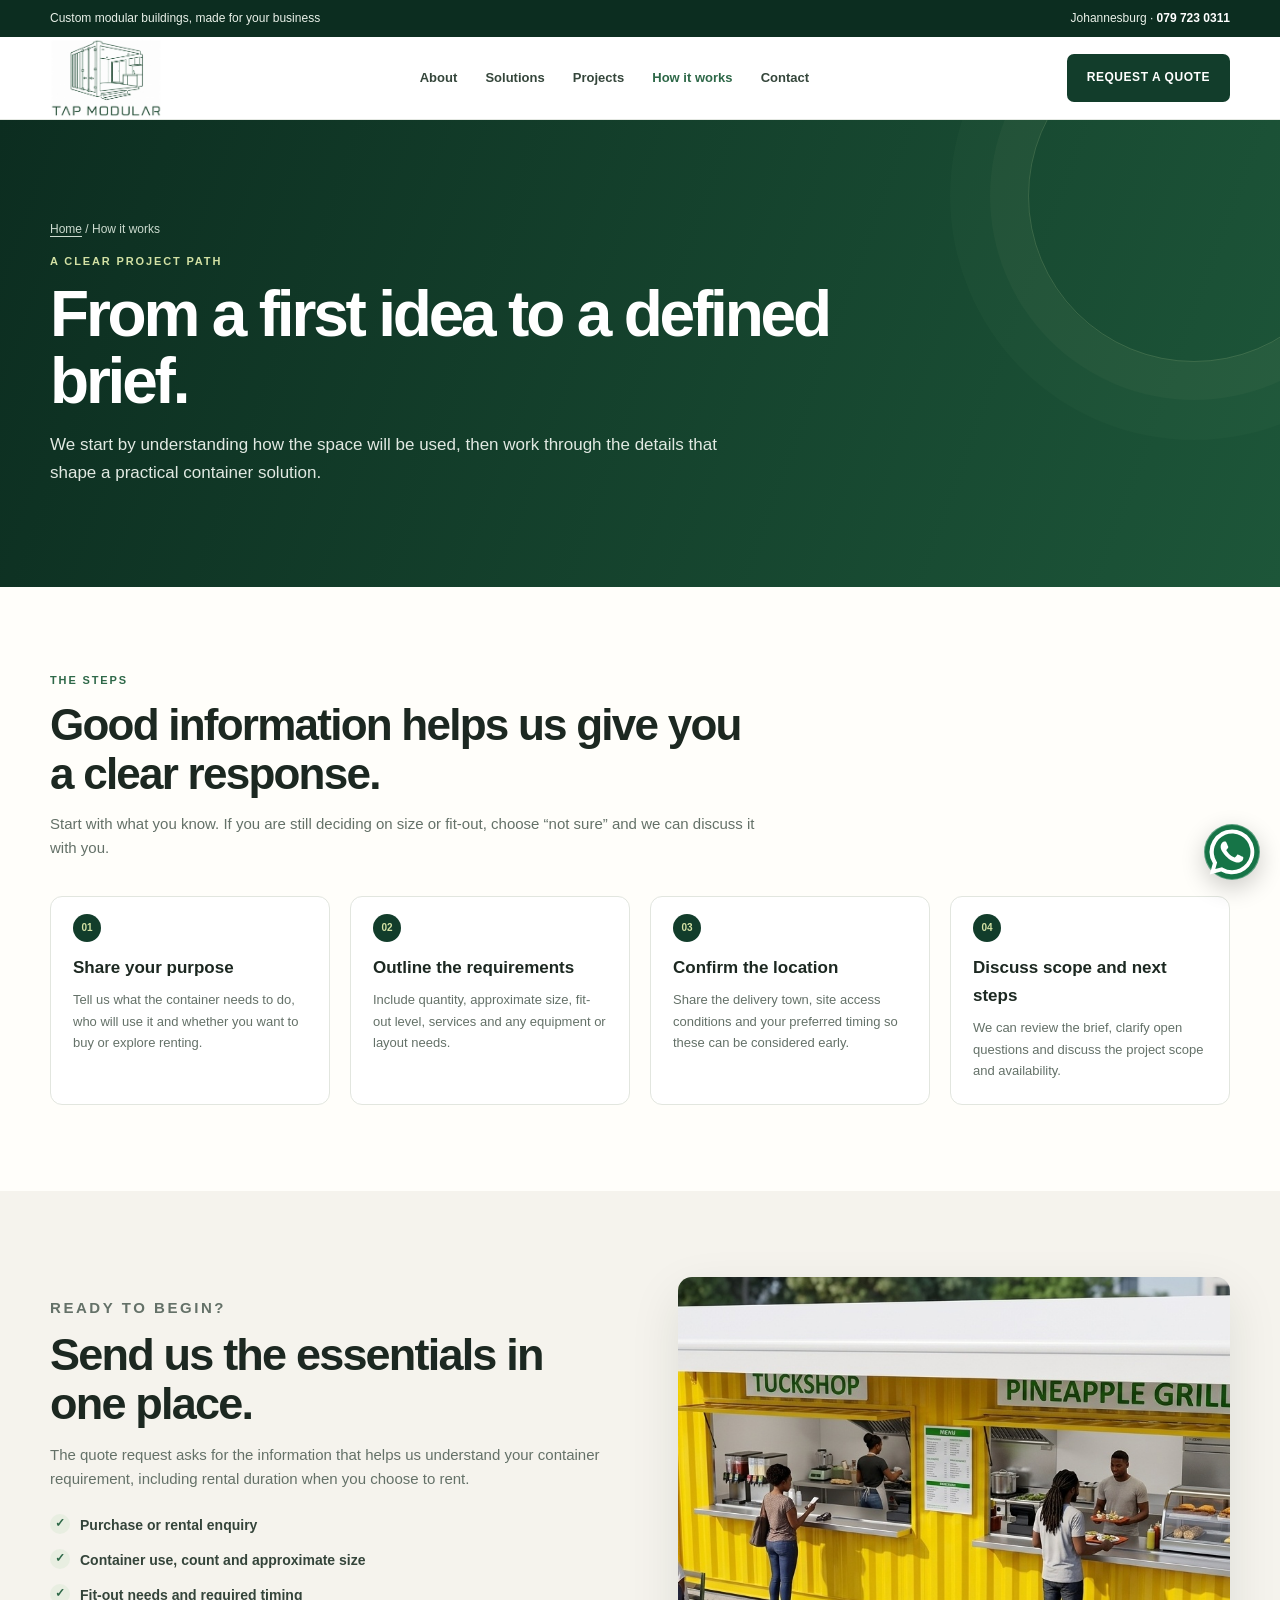
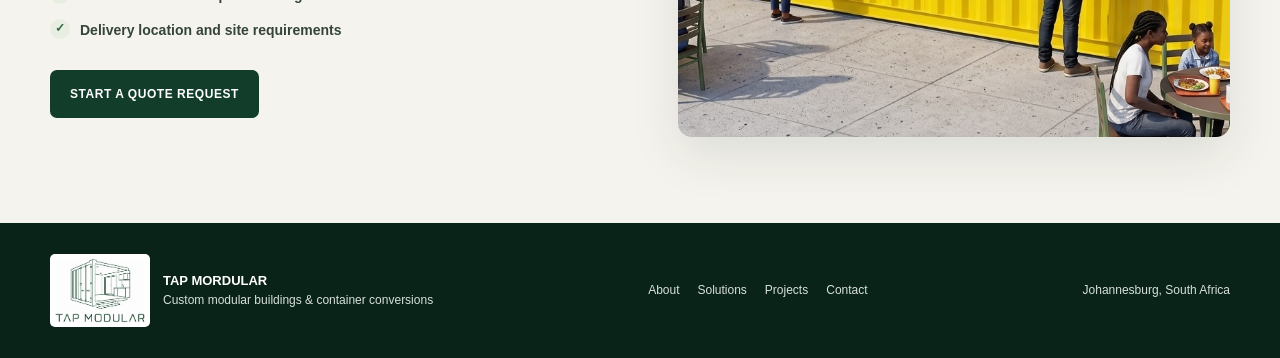
<file: how-it-works.html>
<!DOCTYPE html>
<html lang="en-ZA">
<head>
  <meta charset="UTF-8">
  <meta name="viewport" content="width=device-width, initial-scale=1">
  <meta name="theme-color" content="#123d2b">
  <link rel="icon" type="image/svg+xml" href="favicon.svg">
  <title>How It Works | TAP MORDULAR</title>
  <meta name="description" content="Learn how TAP MORDULAR scopes container projects, from your first enquiry and design requirements through delivery planning.">
  <link rel="stylesheet" href="site.css">
</head>
<body>
  <div class="topline"><div class="wrap"><span>Custom modular buildings, made for your business</span><span>Johannesburg · <a href="tel:+27797230311">079 723 0311</a></span></div></div>
  <header class="site-header"><div class="wrap nav-row">
    <a class="brand" href="index.html" aria-label="TAP MORDULAR home"><img class="brand-logo" src="tap-modular-logo.jpg" alt="TAP MORDULAR company logo"></a>
    <nav class="main-nav" id="main-navigation" aria-label="Main navigation">
      <a href="about.html">About</a><a href="solutions.html">Solutions</a><a href="projects.html">Projects</a><a href="how-it-works.html" aria-current="page">How it works</a><a href="contact.html">Contact</a>
    </nav>
    <div class="nav-actions"><a class="button" href="quote.html">Request a quote</a></div>
    <button class="menu-toggle" type="button" aria-label="Open navigation menu" aria-controls="main-navigation" aria-expanded="false">☰</button>
  </div></header>
  <main>
    <section class="page-banner"><div class="wrap">
      <p class="breadcrumbs"><a href="index.html">Home</a> / How it works</p>
      <p class="eyebrow">A clear project path</p>
      <h1>From a first idea to a defined brief.</h1>
      <p>We start by understanding how the space will be used, then work through the details that shape a practical container solution.</p>
    </div></section>
    <section class="page-main"><div class="wrap">
      <div class="section-heading">
        <p class="eyebrow">The steps</p>
        <h2>Good information helps us give you a clear response.</h2>
        <p>Start with what you know. If you are still deciding on size or fit-out, choose “not sure” and we can discuss it with you.</p>
      </div>
      <div class="process-list">
        <article class="process-card"><h2>Share your purpose</h2><p>Tell us what the container needs to do, who will use it and whether you want to buy or explore renting.</p></article>
        <article class="process-card"><h2>Outline the requirements</h2><p>Include quantity, approximate size, fit-out level, services and any equipment or layout needs.</p></article>
        <article class="process-card"><h2>Confirm the location</h2><p>Share the delivery town, site access conditions and your preferred timing so these can be considered early.</p></article>
        <article class="process-card"><h2>Discuss scope and next steps</h2><p>We can review the brief, clarify open questions and discuss the project scope and availability.</p></article>
      </div>
    </div></section>
    <section class="section-tint"><div class="wrap page-main split-layout">
      <div class="feature-copy">
        <p class="eyebrow">Ready to begin?</p>
        <h2>Send us the essentials in one place.</h2>
        <p>The quote request asks for the information that helps us understand your container requirement, including rental duration when you choose to rent.</p>
        <ul class="check-list"><li>Purchase or rental enquiry</li><li>Container use, count and approximate size</li><li>Fit-out needs and required timing</li><li>Delivery location and site requirements</li></ul>
        <a class="button" href="quote.html">Start a quote request</a>
      </div>
      <img class="feature-image" src="Assests/Tuck shop 2.jpg" alt="Custom tuck shop container concept with service counters" loading="lazy">
    </div></section>
  </main>
  <footer class="footer"><div class="wrap footer-row">
    <div class="footer-brand"><img class="brand-logo" src="tap-modular-logo.jpg" alt=""><div><strong>TAP MORDULAR</strong>Custom modular buildings &amp; container conversions</div></div>
    <div class="footer-links"><a href="about.html">About</a><a href="solutions.html">Solutions</a><a href="projects.html">Projects</a><a href="contact.html">Contact</a></div>
    <span>Johannesburg, South Africa</span>
  </div></footer>
  <a class="whatsapp-float" href="https://wa.me/27797230311?text=Hello%20TAP%20MORDULAR%2C%20I%20would%20like%20to%20discuss%20a%20container%20project." target="_blank" rel="noopener noreferrer" aria-label="Chat with TAP MORDULAR on WhatsApp"><img src="whatsapp-icon.svg" alt=""></a>
  <script src="site.js" defer></script>
</body>
</html>
</file>
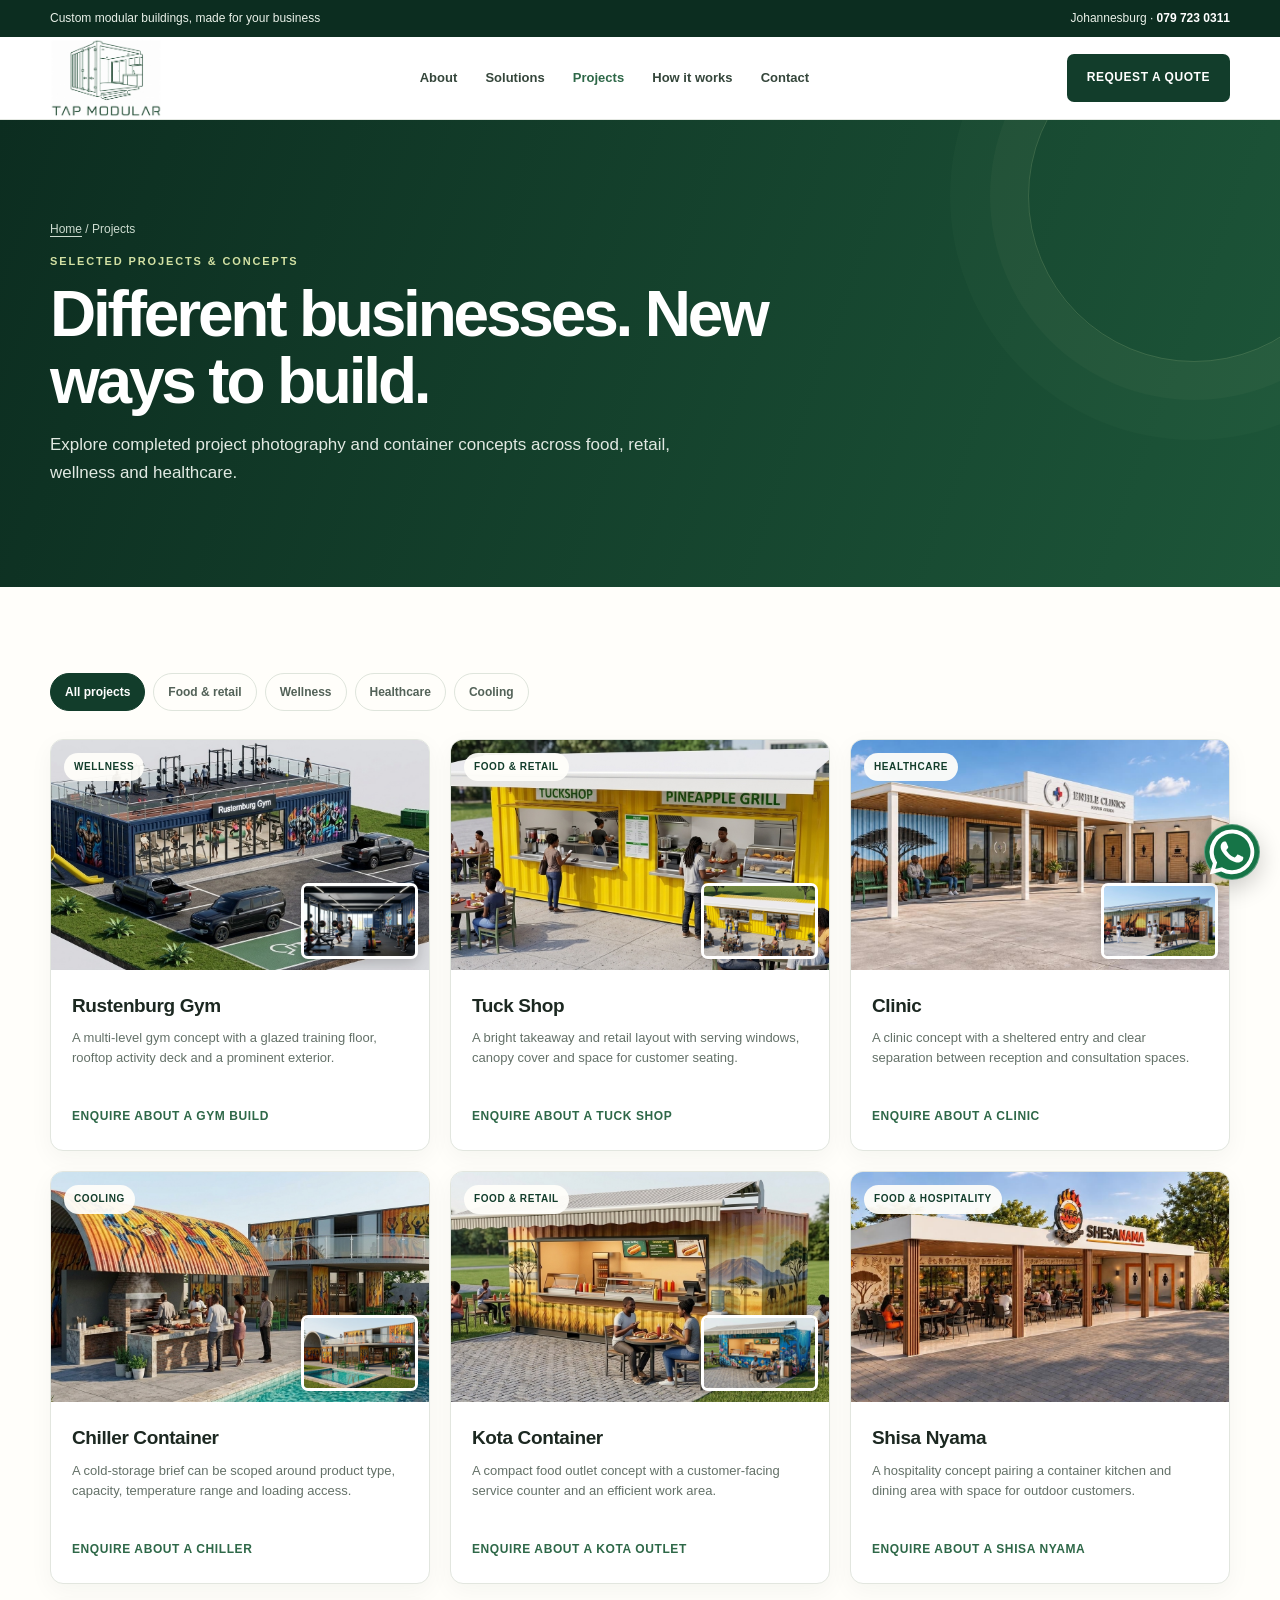
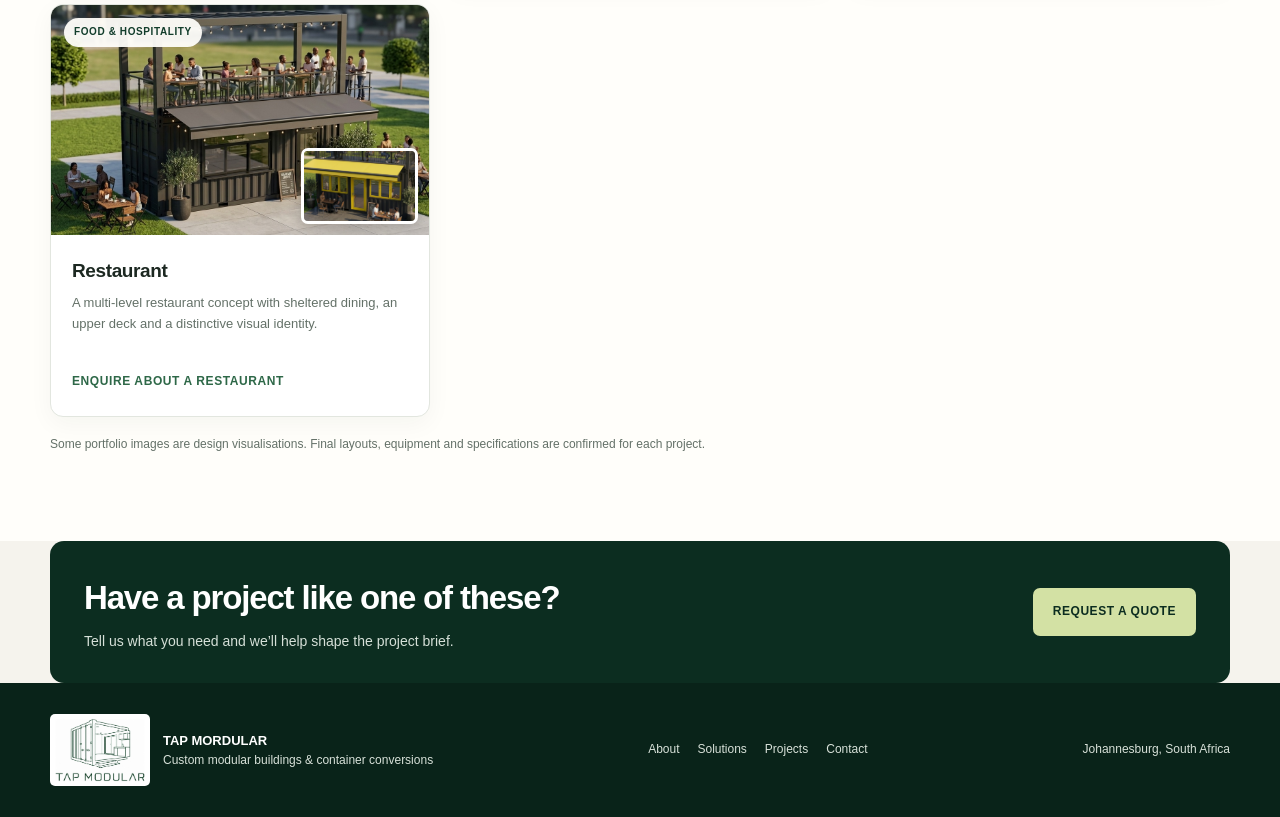
<file: projects.html>
<!DOCTYPE html>
<html lang="en-ZA">
<head>
  <meta charset="UTF-8">
  <meta name="viewport" content="width=device-width, initial-scale=1">
  <meta name="theme-color" content="#123d2b">
  <link rel="icon" type="image/svg+xml" href="favicon.svg">
  <title>Container Projects | TAP MORDULAR</title>
  <meta name="description" content="Browse TAP MORDULAR's container project portfolio, including gym, tuck shop, clinic, chiller, kota, shisa nyama and restaurant concepts.">
  <link rel="stylesheet" href="site.css">
</head>
<body>
  <div class="topline"><div class="wrap"><span>Custom modular buildings, made for your business</span><span>Johannesburg · <a href="tel:+27797230311">079 723 0311</a></span></div></div>
  <header class="site-header"><div class="wrap nav-row">
    <a class="brand" href="index.html" aria-label="TAP MORDULAR home"><img class="brand-logo" src="tap-modular-logo.jpg" alt="TAP MORDULAR company logo"></a>
    <nav class="main-nav" id="main-navigation" aria-label="Main navigation">
      <a href="about.html">About</a><a href="solutions.html">Solutions</a><a href="projects.html" aria-current="page">Projects</a><a href="how-it-works.html">How it works</a><a href="contact.html">Contact</a>
    </nav>
    <div class="nav-actions"><a class="button" href="quote.html">Request a quote</a></div>
    <button class="menu-toggle" type="button" aria-label="Open navigation menu" aria-controls="main-navigation" aria-expanded="false">☰</button>
  </div></header>
  <main>
    <section class="page-banner"><div class="wrap">
      <p class="breadcrumbs"><a href="index.html">Home</a> / Projects</p>
      <p class="eyebrow">Selected projects &amp; concepts</p>
      <h1>Different businesses. New ways to build.</h1>
      <p>Explore completed project photography and container concepts across food, retail, wellness and healthcare.</p>
    </div></section>
    <section class="page-main"><div class="wrap">
      <div class="project-filters" role="group" aria-label="Filter projects">
        <button class="filter-button" type="button" data-filter="all" aria-pressed="true">All projects</button>
        <button class="filter-button" type="button" data-filter="food" aria-pressed="false">Food &amp; retail</button>
        <button class="filter-button" type="button" data-filter="wellness" aria-pressed="false">Wellness</button>
        <button class="filter-button" type="button" data-filter="health" aria-pressed="false">Healthcare</button>
        <button class="filter-button" type="button" data-filter="cooling" aria-pressed="false">Cooling</button>
      </div>
      <div class="project-grid">
        <article class="project-card" data-category="wellness">
          <div class="project-image"><img src="Assests/rusternburg gym 2.jpg" alt="Exterior of the Rustenburg gym container concept with rooftop activity space" loading="lazy"><img class="project-secondary" src="Assests/Rusternburg gym 1.jpg" alt="Interior gym layout concept with training equipment" loading="lazy"><span class="project-tag">Wellness</span></div>
          <div class="project-details"><h2>Rustenburg Gym</h2><p>A multi-level gym concept with a glazed training floor, rooftop activity deck and a prominent exterior.</p><a class="project-link" href="quote.html?project=Gym%20%2F%20wellness" data-project-type="Gym / wellness">Enquire about a gym build</a></div>
        </article>
        <article class="project-card" data-category="food">
          <div class="project-image"><img src="Assests/Tuck shop 2.jpg" alt="Yellow container tuck shop concept with service counters and customer seating" loading="lazy"><img class="project-secondary" src="Assests/tuckshop 1.jpg" alt="Second view of a container tuck shop and customer counter" loading="lazy"><span class="project-tag">Food &amp; retail</span></div>
          <div class="project-details"><h2>Tuck Shop</h2><p>A bright takeaway and retail layout with serving windows, canopy cover and space for customer seating.</p><a class="project-link" href="quote.html?project=Tuck%20shop%20%2F%20retail" data-project-type="Tuck shop / retail">Enquire about a tuck shop</a></div>
        </article>
        <article class="project-card" data-category="health">
          <div class="project-image"><img src="Assests/render-20260914_172028.jpg" alt="Clinic concept with covered entrance and welcoming waiting area" loading="lazy"><img class="project-secondary" src="Assests/render-20260908_223243.jpg" alt="Additional clinic concept showing modular healthcare facilities" loading="lazy"><span class="project-tag">Healthcare</span></div>
          <div class="project-details"><h2>Clinic</h2><p>A clinic concept with a sheltered entry and clear separation between reception and consultation spaces.</p><a class="project-link" href="quote.html?project=Clinic%20%2F%20healthcare" data-project-type="Clinic / healthcare">Enquire about a clinic</a></div>
        </article>
        <article class="project-card" data-category="cooling">
          <div class="project-image"><img src="Assests/render-20260909_210150.jpg.jpg" alt="Container concept supplied for the chiller project" loading="lazy"><img class="project-secondary" src="Assests/render-20260909_205859.jpg" alt="Alternate view supplied for the chiller container project" loading="lazy"><span class="project-tag">Cooling</span></div>
          <div class="project-details"><h2>Chiller Container</h2><p>A cold-storage brief can be scoped around product type, capacity, temperature range and loading access.</p><a class="project-link" href="quote.html?project=Chiller%20%2F%20cold%20storage" data-project-type="Chiller / cold storage">Enquire about a chiller</a></div>
        </article>
        <article class="project-card" data-category="food">
          <div class="project-image"><img src="Assests/render-20260908_174900.jpg" alt="Kota outlet container concept with customer service opening" loading="lazy"><img class="project-secondary" src="Assests/render-20260908_175126.jpg" alt="Second view of a container kota outlet concept" loading="lazy"><span class="project-tag">Food &amp; retail</span></div>
          <div class="project-details"><h2>Kota Container</h2><p>A compact food outlet concept with a customer-facing service counter and an efficient work area.</p><a class="project-link" href="quote.html?project=Kota%20%2F%20takeaway%20outlet" data-project-type="Kota / takeaway outlet">Enquire about a kota outlet</a></div>
        </article>
        <article class="project-card" data-category="food">
          <div class="project-image"><img src="Assests/bbaf3a1c-5eac-4e81-9e2d-7e6bc09a01a6-1794557081299-0.jpg" alt="Shisa nyama container restaurant concept with covered outdoor dining" loading="lazy"><span class="project-tag">Food &amp; hospitality</span></div>
          <div class="project-details"><h2>Shisa Nyama</h2><p>A hospitality concept pairing a container kitchen and dining area with space for outdoor customers.</p><a class="project-link" href="quote.html?project=Shisa%20nyama%20%2F%20restaurant" data-project-type="Shisa nyama / restaurant">Enquire about a shisa nyama</a></div>
        </article>
        <article class="project-card" data-category="food">
          <div class="project-image"><img src="Assests/Porche 2.jpg" alt="Two-storey modular restaurant concept with covered dining and an upper deck" loading="lazy"><img class="project-secondary" src="Assests/Porche 3.jpg" alt="Alternate view of a two-storey container restaurant with outdoor seating" loading="lazy"><span class="project-tag">Food &amp; hospitality</span></div>
          <div class="project-details"><h2>Restaurant</h2><p>A multi-level restaurant concept with sheltered dining, an upper deck and a distinctive visual identity.</p><a class="project-link" href="quote.html?project=Shisa%20nyama%20%2F%20restaurant" data-project-type="Shisa nyama / restaurant">Enquire about a restaurant</a></div>
        </article>
      </div>
      <p class="portfolio-footnote">Some portfolio images are design visualisations. Final layouts, equipment and specifications are confirmed for each project.</p>
    </div></section>
    <section class="section-tint"><div class="wrap page-main cta-panel">
      <div><h2>Have a project like one of these?</h2><p>Tell us what you need and we’ll help shape the project brief.</p></div>
      <a class="button button-lime" href="quote.html">Request a quote</a>
    </div></section>
  </main>
  <footer class="footer"><div class="wrap footer-row">
    <div class="footer-brand"><img class="brand-logo" src="tap-modular-logo.jpg" alt=""><div><strong>TAP MORDULAR</strong>Custom modular buildings &amp; container conversions</div></div>
    <div class="footer-links"><a href="about.html">About</a><a href="solutions.html">Solutions</a><a href="projects.html">Projects</a><a href="contact.html">Contact</a></div>
    <span>Johannesburg, South Africa</span>
  </div></footer>
  <a class="whatsapp-float" href="https://wa.me/27797230311?text=Hello%20TAP%20MORDULAR%2C%20I%20would%20like%20to%20discuss%20a%20container%20project." target="_blank" rel="noopener noreferrer" aria-label="Chat with TAP MORDULAR on WhatsApp"><img src="whatsapp-icon.svg" alt=""></a>
  <script src="site.js" defer></script>
</body>
</html>
</file>
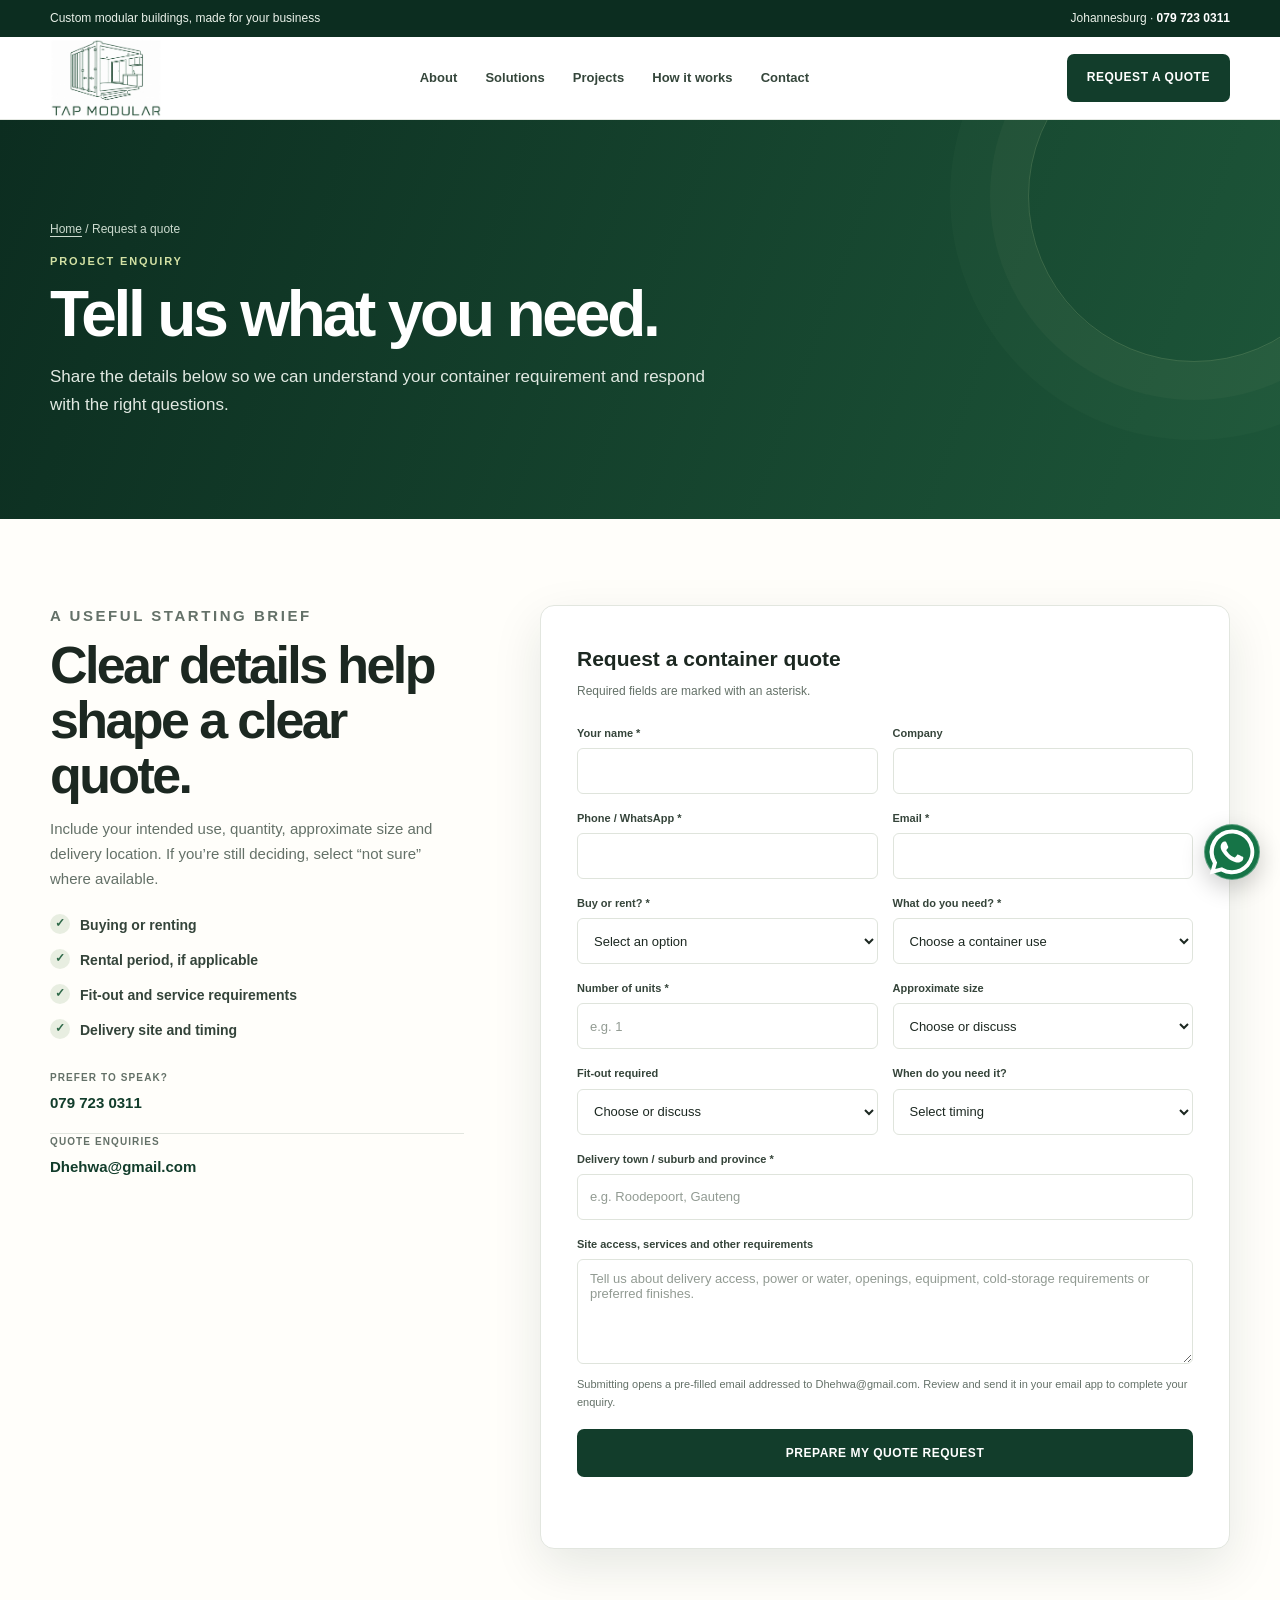
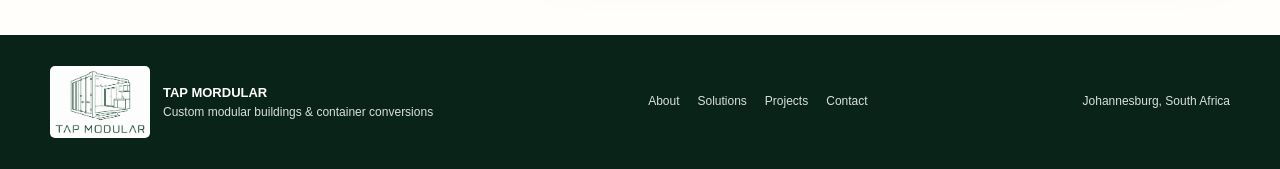
<file: quote.html>
<!DOCTYPE html>
<html lang="en-ZA">
<head>
  <meta charset="UTF-8">
  <meta name="viewport" content="width=device-width, initial-scale=1">
  <meta name="theme-color" content="#123d2b">
  <link rel="icon" type="image/svg+xml" href="favicon.svg">
  <title>Request a Quote | TAP MORDULAR</title>
  <meta name="description" content="Request a buying or rental quote for a custom container conversion from TAP MORDULAR. Provide your use, size, fit-out and delivery details.">
  <link rel="stylesheet" href="site.css">
</head>
<body>
  <div class="topline"><div class="wrap"><span>Custom modular buildings, made for your business</span><span>Johannesburg · <a href="tel:+27797230311">079 723 0311</a></span></div></div>
  <header class="site-header"><div class="wrap nav-row">
    <a class="brand" href="index.html" aria-label="TAP MORDULAR home"><img class="brand-logo" src="tap-modular-logo.jpg" alt="TAP MORDULAR company logo"></a>
    <nav class="main-nav" id="main-navigation" aria-label="Main navigation">
      <a href="about.html">About</a><a href="solutions.html">Solutions</a><a href="projects.html">Projects</a><a href="how-it-works.html">How it works</a><a href="contact.html">Contact</a>
    </nav>
    <div class="nav-actions"><a class="button" href="quote.html" aria-current="page">Request a quote</a></div>
    <button class="menu-toggle" type="button" aria-label="Open navigation menu" aria-controls="main-navigation" aria-expanded="false">☰</button>
  </div></header>
  <main>
    <section class="page-banner"><div class="wrap">
      <p class="breadcrumbs"><a href="index.html">Home</a> / Request a quote</p>
      <p class="eyebrow">Project enquiry</p>
      <h1>Tell us what you need.</h1>
      <p>Share the details below so we can understand your container requirement and respond with the right questions.</p>
    </div></section>
    <section class="page-main"><div class="wrap quote-layout">
      <div class="quote-intro">
        <p class="eyebrow">A useful starting brief</p>
        <h2>Clear details help shape a clear quote.</h2>
        <p>Include your intended use, quantity, approximate size and delivery location. If you’re still deciding, select “not sure” where available.</p>
        <ul class="check-list"><li>Buying or renting</li><li>Rental period, if applicable</li><li>Fit-out and service requirements</li><li>Delivery site and timing</li></ul>
        <div class="contact-item"><span class="contact-label">Prefer to speak?</span><a class="contact-value" href="tel:+27797230311">079 723 0311</a></div>
        <div class="contact-item"><span class="contact-label">Quote enquiries</span><a class="contact-value" href="mailto:Dhehwa@gmail.com">Dhehwa@gmail.com</a></div>
      </div>
      <div class="quote-form-card">
        <div class="form-heading"><h2>Request a container quote</h2><p>Required fields are marked with an asterisk.</p></div>
        <form id="quote-form">
          <div class="form-grid">
            <div class="field"><label for="name">Your name *</label><input id="name" name="Name" autocomplete="name" required></div>
            <div class="field"><label for="company">Company</label><input id="company" name="Company" autocomplete="organization"></div>
            <div class="field"><label for="phone">Phone / WhatsApp *</label><input id="phone" name="Phone" type="tel" autocomplete="tel" required></div>
            <div class="field"><label for="email">Email *</label><input id="email" name="Email" type="email" autocomplete="email" required></div>
            <div class="field"><label for="purchase-type">Buy or rent? *</label><select id="purchase-type" name="Buy or rent" required><option value="">Select an option</option><option>Buy</option><option>Rent - request availability</option><option>Not sure - please advise</option></select></div>
            <div class="field"><label for="project-type">What do you need? *</label><select id="project-type" name="Project type" required><option value="">Choose a container use</option><option>Gym / wellness</option><option>Tuck shop / retail</option><option>Clinic / healthcare</option><option>Chiller / cold storage</option><option>Kota / takeaway outlet</option><option>Shisa nyama / restaurant</option><option>Office / site building</option><option>Other custom project</option></select></div>
            <div class="field field-full" id="rental-duration-field" hidden><label for="rental-duration">How long do you need to rent? *</label><select id="rental-duration" name="Rental duration"><option value="">Select a rental period</option><option>Less than 1 month</option><option>1-3 months</option><option>3-6 months</option><option>6-12 months</option><option>More than 12 months</option><option>Not sure - please advise</option></select></div>
            <div class="field"><label for="quantity">Number of units *</label><input id="quantity" name="Quantity" type="number" min="1" step="1" inputmode="numeric" placeholder="e.g. 1" required></div>
            <div class="field"><label for="size">Approximate size</label><select id="size" name="Approximate size"><option value="">Choose or discuss</option><option>10 ft</option><option>20 ft</option><option>40 ft</option><option>Multiple / joined containers</option><option>Not sure - please advise</option></select></div>
            <div class="field"><label for="fitout">Fit-out required</label><select id="fitout" name="Fit-out"><option value="">Choose or discuss</option><option>Container shell only</option><option>Basic internal finish</option><option>Insulated interior</option><option>Custom fitted / turnkey conversion</option><option>Not sure - please advise</option></select></div>
            <div class="field"><label for="timeline">When do you need it?</label><select id="timeline" name="Timeline"><option value="">Select timing</option><option>As soon as possible</option><option>Within 1-3 months</option><option>Within 3-6 months</option><option>More than 6 months</option><option>Planning / not sure</option></select></div>
            <div class="field field-full"><label for="location">Delivery town / suburb and province *</label><input id="location" name="Delivery location" autocomplete="address-level2" placeholder="e.g. Roodepoort, Gauteng" required></div>
            <div class="field field-full"><label for="requirements">Site access, services and other requirements</label><textarea id="requirements" name="Project details" placeholder="Tell us about delivery access, power or water, openings, equipment, cold-storage requirements or preferred finishes."></textarea></div>
            <p class="form-help">Submitting opens a pre-filled email addressed to Dhehwa@gmail.com. Review and send it in your email app to complete your enquiry.</p>
            <button class="button" type="submit">Prepare my quote request</button>
            <p class="form-status field-full" id="form-status" role="status" aria-live="polite"></p>
          </div>
        </form>
      </div>
    </div></section>
  </main>
  <footer class="footer"><div class="wrap footer-row">
    <div class="footer-brand"><img class="brand-logo" src="tap-modular-logo.jpg" alt=""><div><strong>TAP MORDULAR</strong>Custom modular buildings &amp; container conversions</div></div>
    <div class="footer-links"><a href="about.html">About</a><a href="solutions.html">Solutions</a><a href="projects.html">Projects</a><a href="contact.html">Contact</a></div>
    <span>Johannesburg, South Africa</span>
  </div></footer>
  <a class="whatsapp-float" href="https://wa.me/27797230311?text=Hello%20TAP%20MORDULAR%2C%20I%20would%20like%20to%20discuss%20a%20container%20project." target="_blank" rel="noopener noreferrer" aria-label="Chat with TAP MORDULAR on WhatsApp"><img src="whatsapp-icon.svg" alt=""></a>
  <script src="site.js" defer></script>
</body>
</html>
</file>
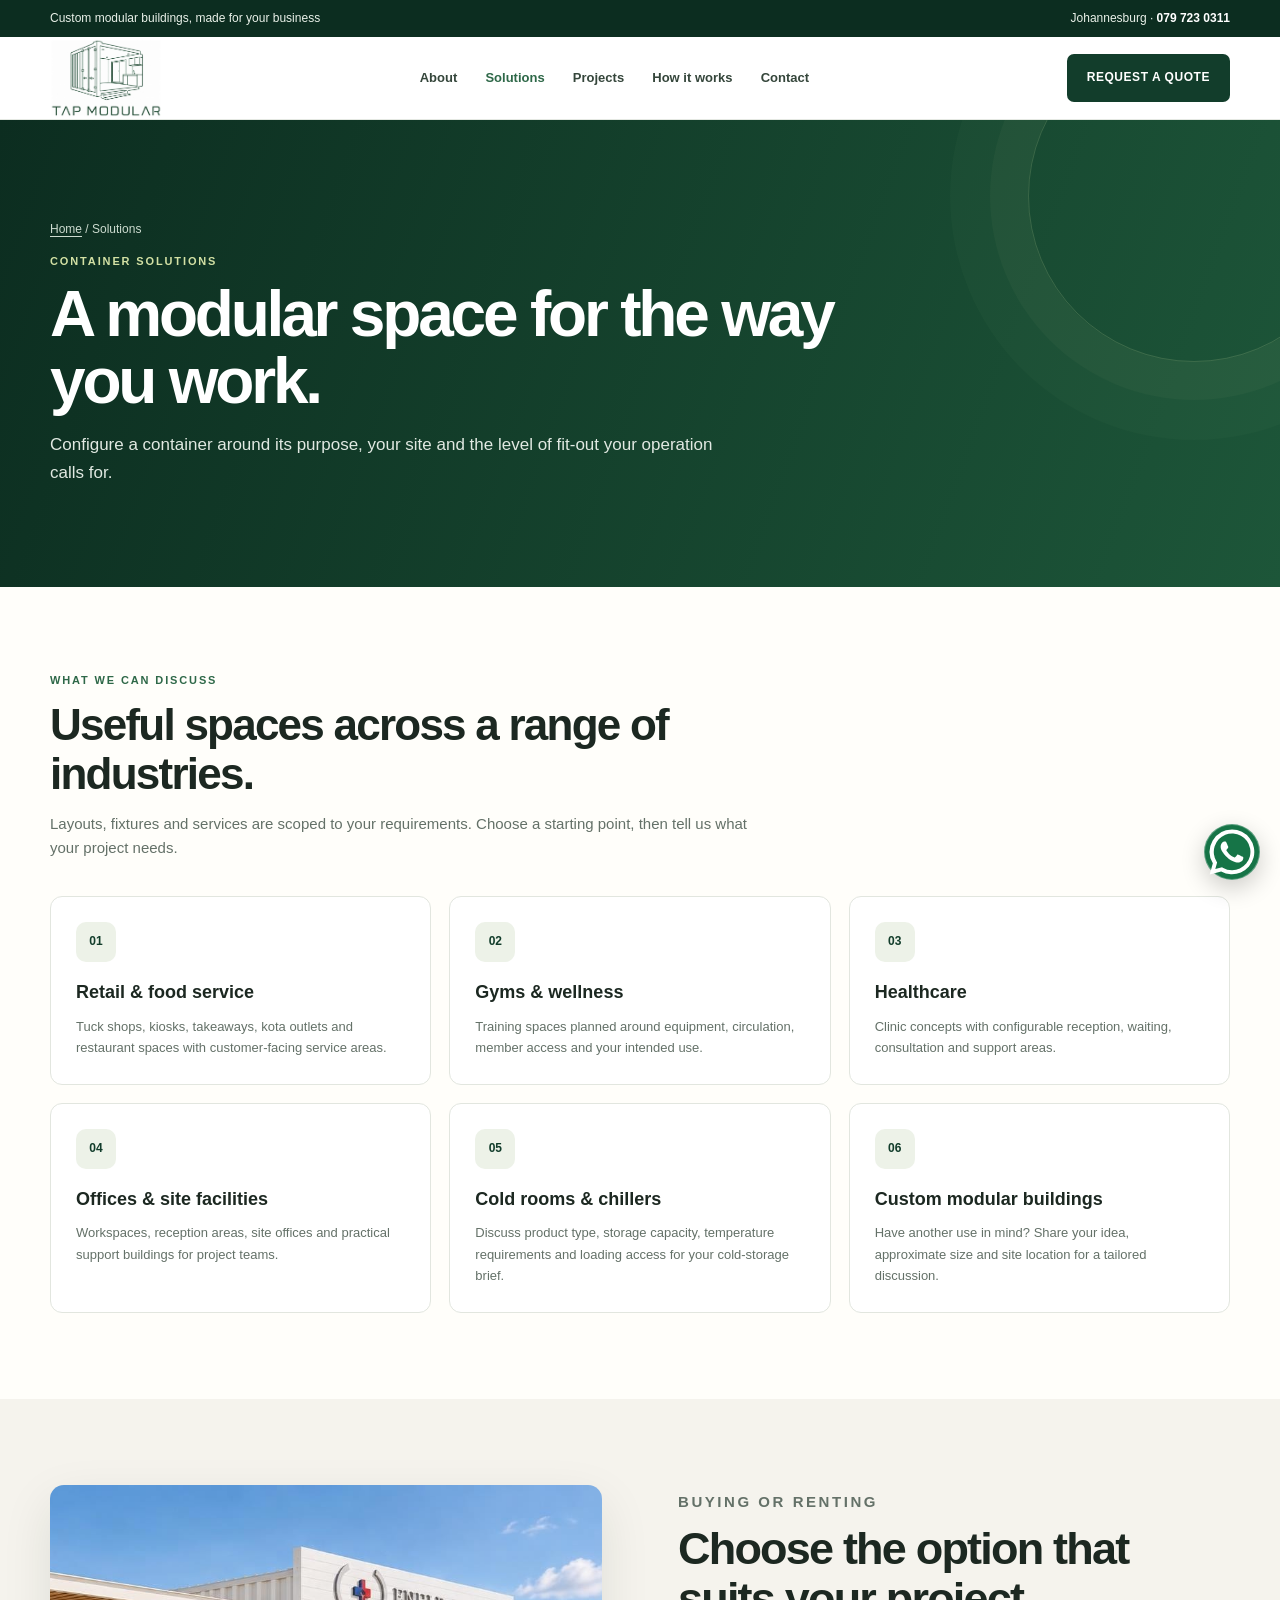
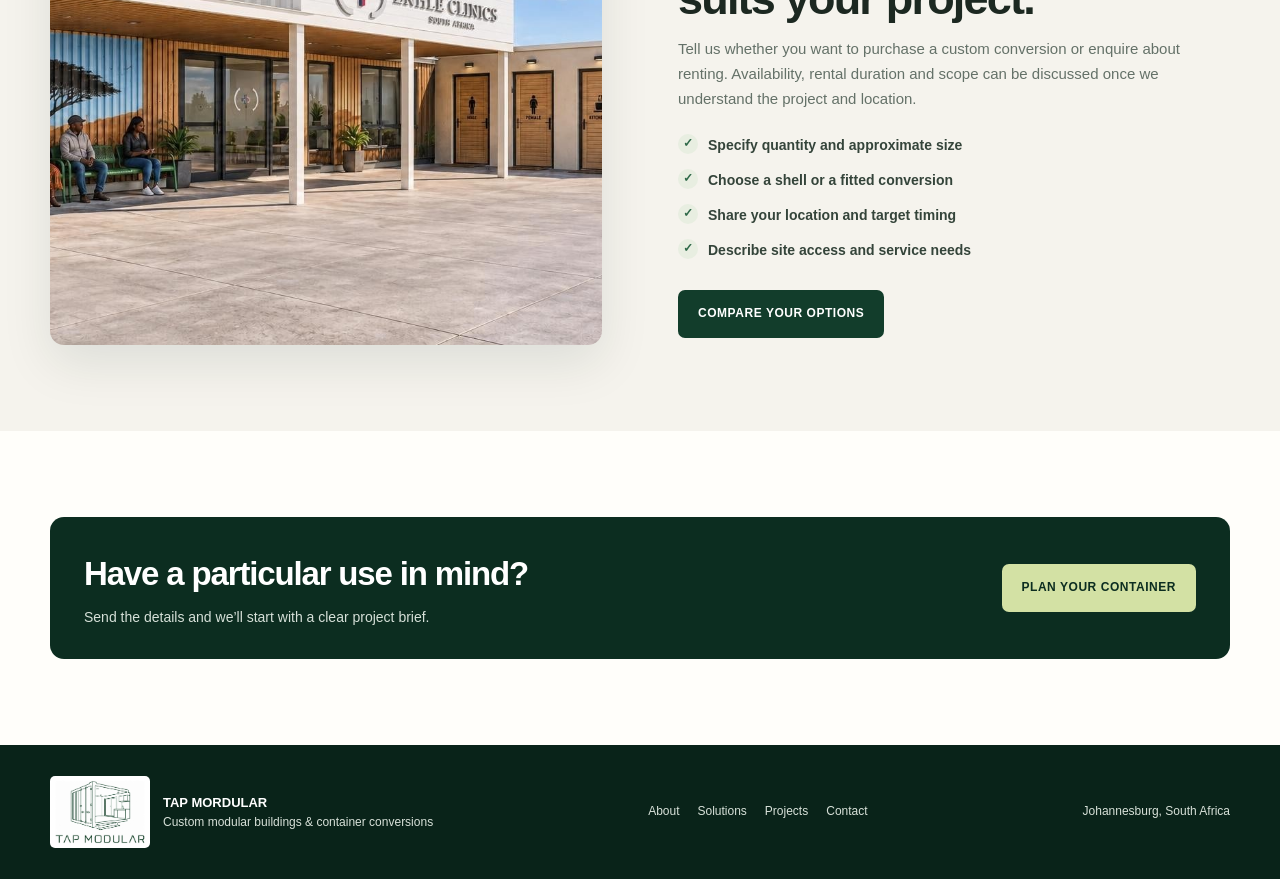
<file: solutions.html>
<!DOCTYPE html>
<html lang="en-ZA">
<head>
  <meta charset="UTF-8">
  <meta name="viewport" content="width=device-width, initial-scale=1">
  <meta name="theme-color" content="#123d2b">
  <link rel="icon" type="image/svg+xml" href="favicon.svg">
  <title>Container Solutions | TAP MORDULAR</title>
  <meta name="description" content="Explore container solutions from TAP MORDULAR for retail, food service, gyms, healthcare, offices, cold storage and custom uses.">
  <link rel="stylesheet" href="site.css">
</head>
<body>
  <div class="topline"><div class="wrap"><span>Custom modular buildings, made for your business</span><span>Johannesburg · <a href="tel:+27797230311">079 723 0311</a></span></div></div>
  <header class="site-header"><div class="wrap nav-row">
    <a class="brand" href="index.html" aria-label="TAP MORDULAR home"><img class="brand-logo" src="tap-modular-logo.jpg" alt="TAP MORDULAR company logo"></a>
    <nav class="main-nav" id="main-navigation" aria-label="Main navigation">
      <a href="about.html">About</a><a href="solutions.html" aria-current="page">Solutions</a><a href="projects.html">Projects</a><a href="how-it-works.html">How it works</a><a href="contact.html">Contact</a>
    </nav>
    <div class="nav-actions"><a class="button" href="quote.html">Request a quote</a></div>
    <button class="menu-toggle" type="button" aria-label="Open navigation menu" aria-controls="main-navigation" aria-expanded="false">☰</button>
  </div></header>
  <main>
    <section class="page-banner"><div class="wrap">
      <p class="breadcrumbs"><a href="index.html">Home</a> / Solutions</p>
      <p class="eyebrow">Container solutions</p>
      <h1>A modular space for the way you work.</h1>
      <p>Configure a container around its purpose, your site and the level of fit-out your operation calls for.</p>
    </div></section>
    <section class="page-main"><div class="wrap">
      <div class="section-heading">
        <p class="eyebrow">What we can discuss</p>
        <h2>Useful spaces across a range of industries.</h2>
        <p>Layouts, fixtures and services are scoped to your requirements. Choose a starting point, then tell us what your project needs.</p>
      </div>
      <div class="card-grid">
        <article class="info-card"><div class="info-number">01</div><h3>Retail &amp; food service</h3><p>Tuck shops, kiosks, takeaways, kota outlets and restaurant spaces with customer-facing service areas.</p></article>
        <article class="info-card"><div class="info-number">02</div><h3>Gyms &amp; wellness</h3><p>Training spaces planned around equipment, circulation, member access and your intended use.</p></article>
        <article class="info-card"><div class="info-number">03</div><h3>Healthcare</h3><p>Clinic concepts with configurable reception, waiting, consultation and support areas.</p></article>
        <article class="info-card"><div class="info-number">04</div><h3>Offices &amp; site facilities</h3><p>Workspaces, reception areas, site offices and practical support buildings for project teams.</p></article>
        <article class="info-card"><div class="info-number">05</div><h3>Cold rooms &amp; chillers</h3><p>Discuss product type, storage capacity, temperature requirements and loading access for your cold-storage brief.</p></article>
        <article class="info-card"><div class="info-number">06</div><h3>Custom modular buildings</h3><p>Have another use in mind? Share your idea, approximate size and site location for a tailored discussion.</p></article>
      </div>
    </div></section>
    <section class="section-tint"><div class="wrap page-main split-layout">
      <img class="feature-image" src="Assests/render-20260914_172028.jpg" alt="Clinic concept with covered entrance and a modular container layout" loading="lazy">
      <div class="feature-copy">
        <p class="eyebrow">Buying or renting</p>
        <h2>Choose the option that suits your project.</h2>
        <p>Tell us whether you want to purchase a custom conversion or enquire about renting. Availability, rental duration and scope can be discussed once we understand the project and location.</p>
        <ul class="check-list"><li>Specify quantity and approximate size</li><li>Choose a shell or a fitted conversion</li><li>Share your location and target timing</li><li>Describe site access and service needs</li></ul>
        <a class="button" href="quote.html">Compare your options</a>
      </div>
    </div></section>
    <section class="page-main"><div class="wrap cta-panel">
      <div><h2>Have a particular use in mind?</h2><p>Send the details and we’ll start with a clear project brief.</p></div>
      <a class="button button-lime" href="quote.html">Plan your container</a>
    </div></section>
  </main>
  <footer class="footer"><div class="wrap footer-row">
    <div class="footer-brand"><img class="brand-logo" src="tap-modular-logo.jpg" alt=""><div><strong>TAP MORDULAR</strong>Custom modular buildings &amp; container conversions</div></div>
    <div class="footer-links"><a href="about.html">About</a><a href="solutions.html">Solutions</a><a href="projects.html">Projects</a><a href="contact.html">Contact</a></div>
    <span>Johannesburg, South Africa</span>
  </div></footer>
  <a class="whatsapp-float" href="https://wa.me/27797230311?text=Hello%20TAP%20MORDULAR%2C%20I%20would%20like%20to%20discuss%20a%20container%20project." target="_blank" rel="noopener noreferrer" aria-label="Chat with TAP MORDULAR on WhatsApp"><img src="whatsapp-icon.svg" alt=""></a>
  <script src="site.js" defer></script>
</body>
</html>
</file>
<file: site.css>
:root {
  color-scheme: light;
  --forest: #123d2b;
  --forest-deep: #0c2d20;
  --leaf: #2e6848;
  --lime: #d3e1a4;
  --sand: #f5f3ed;
  --paper: #fffefa;
  --ink: #1c2821;
  --muted: #647168;
  --line: #e2e6df;
  --shadow: 0 18px 50px rgba(13, 43, 29, .1);
  font-family: "Segoe UI", Arial, Helvetica, sans-serif;
}

* { box-sizing: border-box; }
html { scroll-behavior: smooth; }
body { margin: 0; background: var(--paper); color: var(--ink); line-height: 1.65; }
body, button, input, select, textarea { font-family: "Segoe UI", Arial, Helvetica, sans-serif; }
img { display: block; max-width: 100%; }
a { color: inherit; text-decoration: none; }
button, a, input, select, textarea { -webkit-tap-highlight-color: transparent; }
button:focus-visible, a:focus-visible, input:focus-visible, select:focus-visible, textarea:focus-visible { outline: 3px solid #a7c871; outline-offset: 3px; }
h1, h2, h3, p { margin-block-start: 0; }
.wrap { width: min(1180px, calc(100% - 48px)); margin-inline: auto; }

.topline { color: #eaf1e9; background: var(--forest-deep); font-size: 12px; }
.topline .wrap { min-height: 37px; display: flex; justify-content: space-between; align-items: center; gap: 14px; }
.topline a { color: #fff; font-weight: 700; }
.site-header { position: sticky; inset-block-start: 0; z-index: 20; border-bottom: 1px solid rgba(226,230,223,.9); background: #fff; }
.nav-row { min-height: 82px; display: flex; align-items: center; justify-content: space-between; gap: 24px; }
.brand { display: inline-flex; align-items: center; gap: 11px; flex: 0 0 auto; }
.brand-logo { width: 112px; height: auto; flex: 0 0 auto; background: #fff; object-fit: contain; }
.main-nav { display: flex; align-items: center; gap: clamp(16px, 2.2vw, 29px); color: #35463b; font-size: 13px; font-weight: 700; }
.main-nav a:hover, .main-nav a[aria-current="page"] { color: var(--leaf); }
.nav-actions { display: flex; align-items: center; gap: 12px; }
.menu-toggle { display: none; width: 44px; height: 44px; align-items: center; justify-content: center; border: 1px solid var(--line); border-radius: 10px; background: transparent; color: var(--forest); font-size: 22px; cursor: pointer; }

.button { min-height: 48px; display: inline-flex; align-items: center; justify-content: center; gap: 10px; padding: 12px 19px; border: 1px solid transparent; border-radius: 7px; background: var(--forest); color: #fff; font-size: 12px; font-weight: 800; letter-spacing: .045em; text-transform: uppercase; transition: background .2s ease, transform .2s ease; cursor: pointer; }
.button:hover { transform: translateY(-1px); background: var(--forest-deep); }
.button-light { border-color: rgba(255,255,255,.55); background: transparent; color: #fff; }
.button-light:hover { background: rgba(255,255,255,.12); }
.button-lime { background: var(--lime); color: var(--forest-deep); }
.button-lime:hover { background: #e3edc4; }
.eyebrow { margin: 0 0 12px; color: var(--leaf); font-size: 11px; font-weight: 900; letter-spacing: .17em; line-height: 1.4; text-transform: uppercase; }

.page-banner { position: relative; overflow: hidden; padding-block: clamp(58px, 8vw, 100px); background: linear-gradient(110deg, #0c2d20, #1d5639); color: #fff; }
.page-banner::after { position: absolute; top: -90px; right: -80px; width: 330px; height: 330px; border: 1px solid rgba(211,225,164,.18); border-radius: 50%; content: ""; box-shadow: 0 0 0 38px rgba(211,225,164,.035), 0 0 0 78px rgba(211,225,164,.025); }
.page-banner .wrap { position: relative; z-index: 1; }
.page-banner .eyebrow { color: var(--lime); }
.breadcrumbs { margin-block-end: 14px; color: #ccdbcf; font-size: 12px; }
.breadcrumbs a { text-decoration: underline; text-underline-offset: 3px; }
.page-banner h1 { max-width: 800px; margin-block-end: 15px; font-size: clamp(38px, 6vw, 64px); letter-spacing: -.05em; line-height: 1.05; }
.page-banner p:last-child { max-width: 680px; margin: 0; color: #e1e9e2; font-size: 17px; }
.page-main { padding-block: clamp(55px, 7vw, 86px); }
.section-heading { max-width: 720px; margin-block-end: 35px; }
.section-heading h2 { margin-block-end: 13px; font-size: clamp(30px, 4vw, 44px); letter-spacing: -.04em; line-height: 1.12; }
.section-heading p:last-child { margin: 0; color: var(--muted); font-size: 15px; }
.section-tint { background: var(--sand); }
.section-panel { padding: clamp(24px, 4vw, 42px); border: 1px solid var(--line); border-radius: 14px; background: #fff; box-shadow: 0 7px 25px rgba(13,43,29,.045); }
.split-layout { display: grid; grid-template-columns: 1fr 1fr; align-items: center; gap: clamp(36px, 6vw, 76px); }
.split-layout > * { min-width: 0; }
.feature-image { width: 100%; max-height: 520px; aspect-ratio: 1.2; border-radius: 14px; object-fit: cover; box-shadow: var(--shadow); }
.feature-copy h2 { margin-block-end: 14px; font-size: clamp(30px, 4vw, 45px); letter-spacing: -.04em; line-height: 1.1; }
.feature-copy p { color: var(--muted); font-size: 15px; }
.check-list { display: grid; gap: 12px; margin: 22px 0 28px; padding: 0; list-style: none; }
.check-list li { position: relative; padding-inline-start: 30px; color: #34443a; font-size: 14px; font-weight: 650; }
.check-list li::before { position: absolute; left: 0; width: 20px; height: 20px; display: grid; place-items: center; border-radius: 50%; content: "✓"; background: #e8eee1; color: var(--leaf); font-size: 12px; font-weight: 900; }
.card-grid { display: grid; grid-template-columns: repeat(3, 1fr); gap: 18px; }
.info-card { padding: 25px; border: 1px solid var(--line); border-radius: 12px; background: #fff; }
.info-number { width: 40px; height: 40px; display: grid; place-items: center; margin-block-end: 16px; border-radius: 10px; background: #edf2e8; color: var(--forest); font-size: 12px; font-weight: 900; }
.info-card h3 { margin-block-end: 8px; font-size: 18px; }
.info-card p { margin: 0; color: var(--muted); font-size: 13px; }
.cta-panel { display: flex; justify-content: space-between; align-items: center; gap: 24px; padding: 30px 34px; border-radius: 14px; background: var(--forest-deep); color: #fff; }
.cta-panel h2 { margin-block-end: 5px; font-size: clamp(23px, 3vw, 33px); letter-spacing: -.035em; }
.cta-panel p { margin: 0; color: #d6e0d8; font-size: 14px; }

.gallery-grid { display: grid; grid-template-columns: repeat(2, 1fr); gap: 13px; }
.gallery-grid img { width: 100%; height: 100%; min-height: 185px; border-radius: 10px; object-fit: cover; }
.gallery-grid img:first-child { grid-row: span 2; }
.project-filters { display: flex; flex-wrap: wrap; gap: 8px; margin-block-end: 28px; }
.filter-button { min-height: 38px; padding: 8px 14px; border: 1px solid #dfe5dc; border-radius: 99px; background: transparent; color: #536258; font-size: 12px; font-weight: 700; cursor: pointer; }
.filter-button:hover, .filter-button[aria-pressed="true"] { border-color: var(--forest); background: var(--forest); color: #fff; }
.project-grid { display: grid; grid-template-columns: repeat(3, 1fr); gap: 20px; }
.project-card { overflow: hidden; border: 1px solid var(--line); border-radius: 13px; background: #fff; box-shadow: 0 7px 25px rgba(13,43,29,.045); }
.project-card[hidden] { display: none; }
.project-image { position: relative; height: 230px; overflow: hidden; background: #e8ece5; }
.project-image img { width: 100%; height: 100%; object-fit: cover; }
.project-image .project-secondary { position: absolute; right: 11px; bottom: 11px; width: 31%; height: 76px; border: 3px solid #fff; border-radius: 7px; box-shadow: 0 4px 14px rgba(0,0,0,.2); }
.project-tag { position: absolute; top: 13px; left: 13px; padding: 6px 10px; border-radius: 99px; background: rgba(255,254,250,.94); color: var(--forest); font-size: 10px; font-weight: 900; letter-spacing: .06em; text-transform: uppercase; }
.project-details { padding: 20px 21px 22px; }
.project-details h2, .project-details h3 { margin-block-end: 7px; font-size: 19px; letter-spacing: -.02em; }
.project-details p { min-height: 60px; margin-block-end: 14px; color: var(--muted); font-size: 13px; line-height: 1.55; }
.project-link { color: var(--leaf); font-size: 12px; font-weight: 900; text-transform: uppercase; letter-spacing: .05em; }
.portfolio-footnote { margin-block: 18px 0; color: var(--muted); font-size: 12px; }

.process-list { display: grid; grid-template-columns: repeat(4, 1fr); gap: 20px; counter-reset: step; }
.process-card { position: relative; padding: 57px 22px 23px; border: 1px solid var(--line); border-radius: 12px; background: #fff; }
.process-card::before { position: absolute; top: 17px; left: 22px; width: 28px; height: 28px; display: grid; place-items: center; border-radius: 50%; content: counter(step, decimal-leading-zero); counter-increment: step; background: var(--forest); color: var(--lime); font-size: 10px; font-weight: 900; }
.process-card h2, .process-card h3 { margin-block-end: 7px; font-size: 17px; }
.process-card p { margin: 0; color: var(--muted); font-size: 13px; }

.contact-grid { display: grid; grid-template-columns: .75fr 1.25fr; align-items: start; gap: 30px; }
.contact-card { display: grid; gap: 20px; }
.contact-item { padding-block-end: 16px; border-bottom: 1px solid var(--line); }
.contact-item:last-child { padding: 0; border: 0; }
.contact-label { display: block; margin-block-end: 4px; color: var(--muted); font-size: 10px; font-weight: 800; letter-spacing: .11em; text-transform: uppercase; }
.contact-value { color: var(--forest); font-size: 15px; font-weight: 700; }
.map-frame { min-height: 420px; overflow: hidden; border: 1px solid var(--line); border-radius: 13px; background: #e9eee8; box-shadow: var(--shadow); }
.map-frame iframe { width: 100%; height: 420px; display: block; border: 0; }
.map-note { margin-block: 12px 0; color: var(--muted); font-size: 12px; }

.quote-layout { display: grid; grid-template-columns: .75fr 1.25fr; align-items: start; gap: clamp(34px, 6vw, 76px); }
.quote-intro { position: sticky; top: 120px; }
.quote-intro h2 { margin-block-end: 15px; font-size: clamp(34px, 4.5vw, 52px); letter-spacing: -.05em; line-height: 1.05; }
.quote-intro > p { color: var(--muted); font-size: 15px; }
.quote-form-card { padding: clamp(22px, 4vw, 36px); border: 1px solid var(--line); border-radius: 14px; background: #fff; box-shadow: var(--shadow); }
.form-heading { margin-block-end: 22px; }
.form-heading h2, .form-heading h3 { margin-block-end: 5px; font-size: 21px; }
.form-heading p { margin: 0; color: var(--muted); font-size: 12px; }
.form-grid { display: grid; grid-template-columns: 1fr 1fr; gap: 15px; }
.field { display: grid; gap: 6px; }
.field-full { grid-column: 1 / -1; }
.field[hidden] { display: none; }
.field label { color: #35443a; font-size: 11px; font-weight: 800; }
.field input, .field select, .field textarea { width: 100%; min-height: 46px; padding: 11px 12px; border: 1px solid #dfe4dc; border-radius: 6px; background: #fff; color: var(--ink); font-size: 13px; }
.field textarea { min-height: 105px; resize: vertical; }
.field input::placeholder, .field textarea::placeholder { color: #929b93; }
.form-help { grid-column: 1 / -1; margin: -4px 0 0; color: var(--muted); font-size: 11px; }
.form-grid .button { grid-column: 1 / -1; width: 100%; margin-block-start: 3px; }
.form-status { min-height: 20px; margin: 0; color: var(--leaf); font-size: 12px; }

.footer { padding-block: 31px; background: #092319; color: #d8e1d9; font-size: 12px; }
.footer-row { display: flex; justify-content: space-between; align-items: center; gap: 18px; flex-wrap: wrap; }
.footer-brand { display: flex; align-items: center; gap: 13px; }
.footer-brand .brand-logo { width: 100px; height: auto; padding: 4px; border-radius: 5px; background: #fff; }
.footer-brand strong { display: block; color: #fff; font-size: 13px; }
.footer-links { display: flex; gap: 18px; flex-wrap: wrap; }
.footer-links a:hover { color: var(--lime); }
.whatsapp-float { position: fixed; right: 20px; bottom: 20px; z-index: 15; width: 56px; height: 56px; display: grid; place-items: center; border: 1px solid rgba(255,255,255,.3); border-radius: 50%; background: #167447; color: #fff; box-shadow: 0 8px 24px rgba(0,0,0,.2); }
.whatsapp-float svg { width: 26px; height: 26px; fill: currentColor; }
.whatsapp-float:hover { background: #105a36; }

@media (max-width: 960px) {
  .main-nav { gap: 14px; font-size: 12px; }
  .brand-logo { width: 100px; }
  .nav-actions .button { padding-inline: 13px; }
  .project-grid, .card-grid { grid-template-columns: repeat(2, 1fr); }
  .process-list { grid-template-columns: repeat(2, 1fr); }
}
@media (max-width: 850px) {
  .wrap { width: min(100% - 36px, 600px); }
  .topline .wrap { min-height: 35px; justify-content: center; text-align: center; }
  .topline span:first-child { display: none; }
  .nav-row { min-height: 70px; gap: 10px; }
  .brand-logo { width: 92px; }
  .menu-toggle { display: inline-flex; order: 3; }
  .nav-actions { margin-inline-start: auto; }
  .nav-actions .button { min-height: 42px; padding: 9px 12px; font-size: 10px; }
  .main-nav { position: absolute; top: calc(100% + 1px); right: 0; left: 0; display: none; align-items: stretch; gap: 0; padding: 8px 18px 16px; border-bottom: 1px solid var(--line); background: var(--paper); box-shadow: 0 12px 20px rgba(13,43,29,.08); }
  .main-nav.is-open { width: 100%; display: flex; flex-flow: column nowrap; align-items: stretch; justify-content: flex-start; }
  .main-nav a { width: 100%; display: block; padding: 12px 0; border-bottom: 1px solid #edf0ea; text-align: left; }
  .main-nav a:last-child { border-bottom: 0; }
  .page-banner p:last-child { font-size: 15px; }
  .page-main { padding-block: 60px; }
  .split-layout, .contact-grid, .quote-layout { grid-template-columns: 1fr; }
  .split-layout { gap: 32px; }
  .project-grid, .card-grid { grid-template-columns: repeat(2, 1fr); }
  .process-list { gap: 14px; }
  .quote-intro { position: static; }
  .quote-layout { gap: 30px; }
  .map-frame, .map-frame iframe { min-height: 360px; height: 360px; }
}
@media (max-width: 520px) {
  .wrap { width: calc(100% - 32px); }
  .nav-actions .button { min-height: 40px; padding-inline: 10px; letter-spacing: 0; }
  .menu-toggle { width: 40px; height: 40px; }
  .brand { gap: 7px; }
  .brand-logo { width: 88px; }
  .page-banner { padding-block: 54px; }
  .page-banner h1 { font-size: 40px; }
  .project-grid, .card-grid, .process-list { grid-template-columns: 1fr; }
  .project-image { height: 230px; }
  .project-details p { min-height: 0; }
  .gallery-grid { grid-template-columns: 1fr 1fr; grid-template-rows: 170px 125px 125px; }
  .gallery-grid img:first-child { grid-column: 1/-1; grid-row: auto; }
  .cta-panel { align-items: flex-start; flex-direction: column; padding: 25px; }
  .form-grid { grid-template-columns: 1fr; }
  .field-full, .form-help, .form-grid .button { grid-column: auto; }
  .footer-row { align-items: flex-start; }
  .footer-brand .brand-logo { width: 80px; }
  .footer-links { gap: 13px; }
  .whatsapp-float { right: 12px; bottom: 12px; width: 50px; height: 50px; }
}
@media (prefers-reduced-motion: reduce) {
  *, *::before, *::after { scroll-behavior: auto !important; transition-duration: .01ms !important; }
}
</file>
